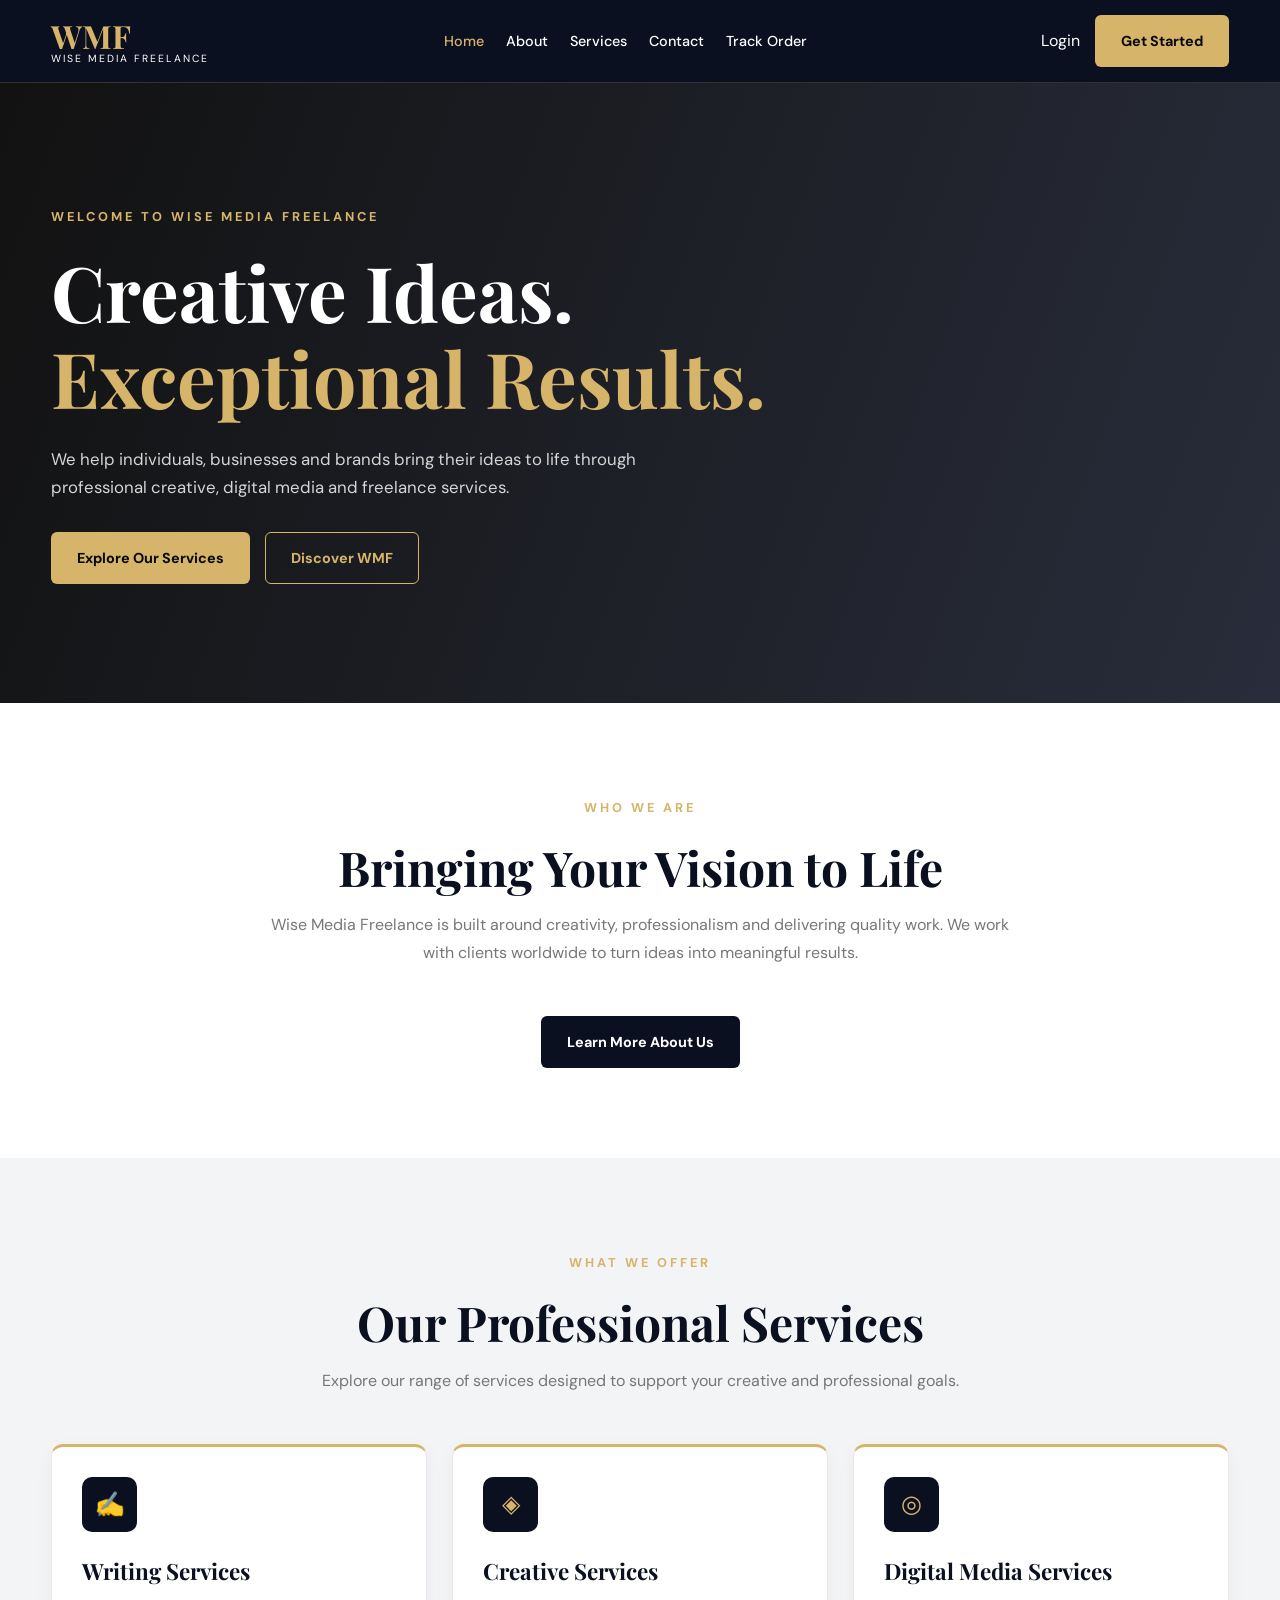
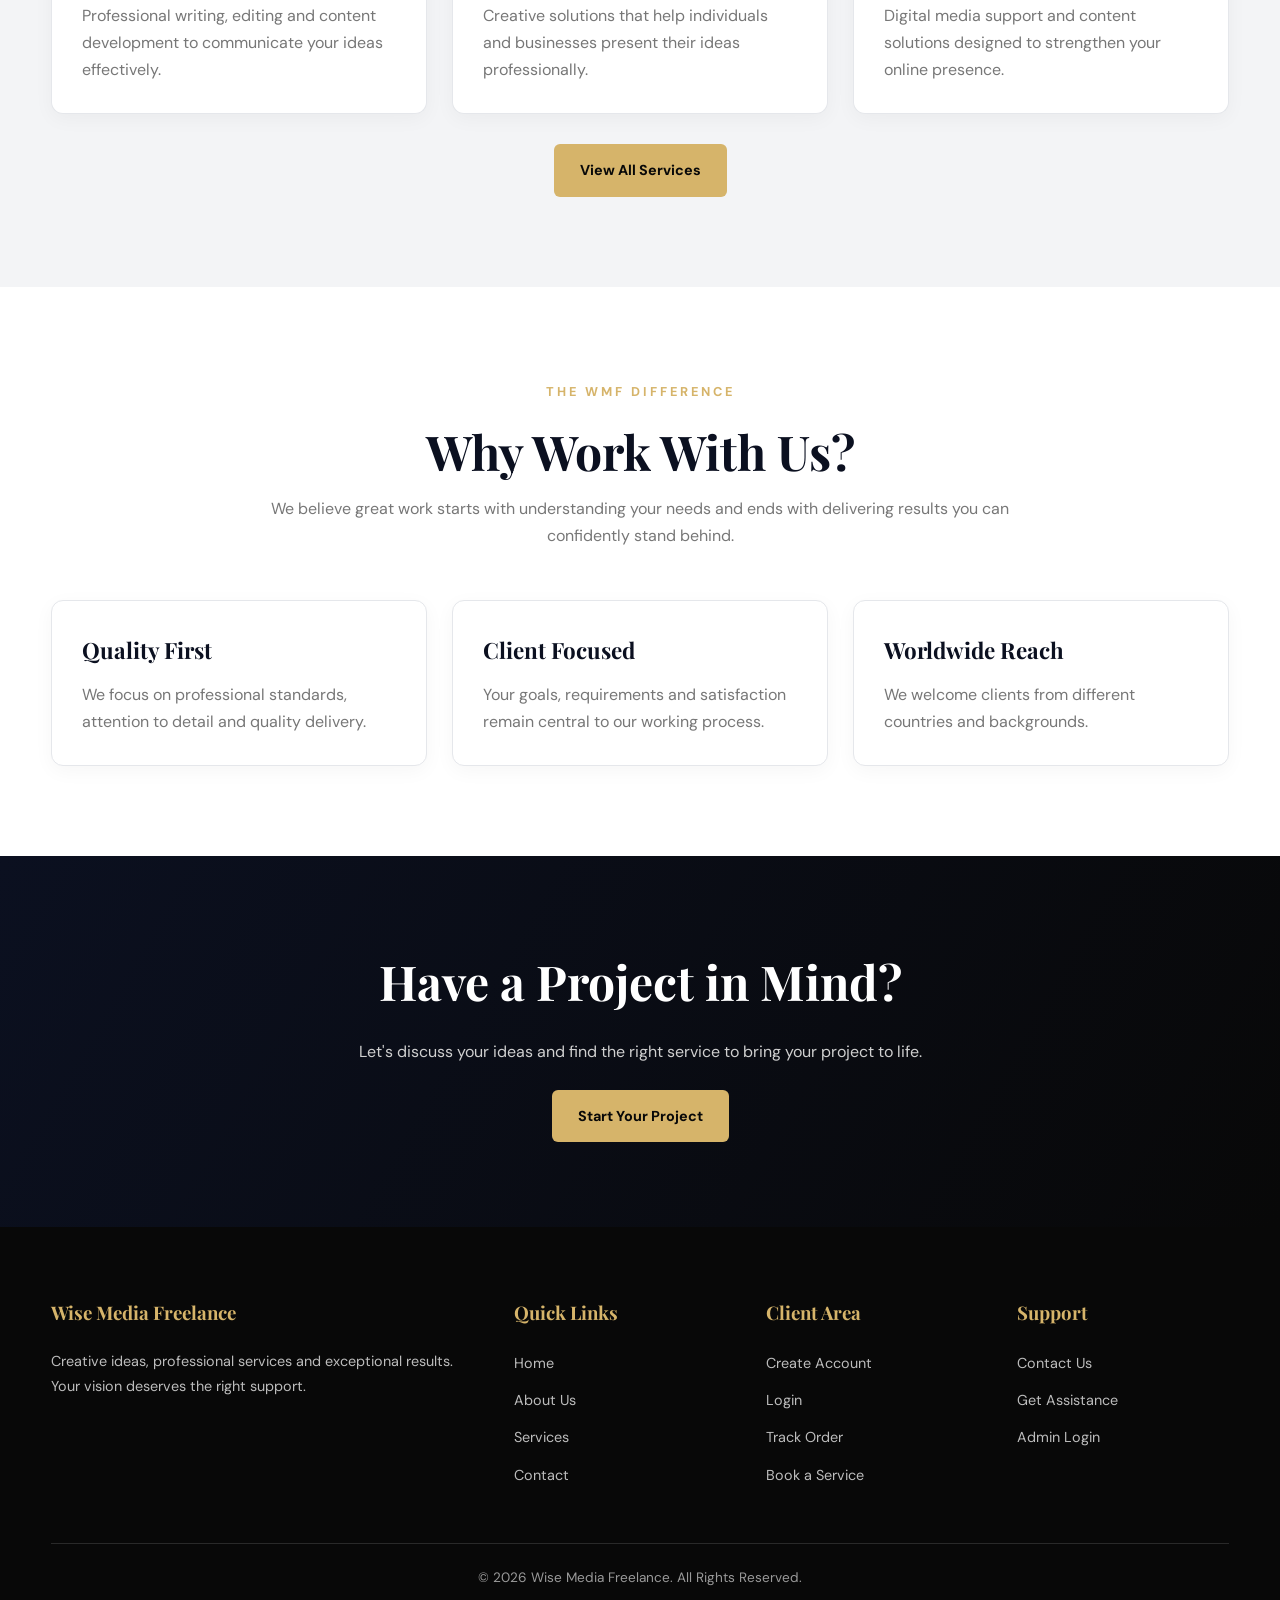
<file: index.html>
<!DOCTYPE html>
<html lang="en">

<head>
    <meta charset="UTF-8">
    <meta name="viewport" content="width=device-width, initial-scale=1.0">

    <meta name="description"
        content="Wise Media Freelance provides professional creative, digital media, writing and freelance services to clients worldwide.">

    <meta name="theme-color" content="#0B1020">

    <title>Wise Media Freelance | Creative Excellence</title>

    <!-- SHARED STYLESHEET -->
    <link rel="stylesheet" href="asset/css/styles.css">

</head>

<body>

    <!-- =====================================
         HEADER
    ====================================== -->

    <header class="site-header">

        <div class="container header-inner">

            <a href="index.html" class="brand">

                <span class="brand-name">WMF</span>

                <span class="brand-subtitle">
                    WISE MEDIA FREELANCE
                </span>

            </a>


            <!-- MOBILE MENU BUTTON -->

            <button
                class="menu-toggle"
                id="menuToggle"
                aria-label="Open navigation menu"
                aria-expanded="false"
                aria-controls="mainNav">

                ☰

            </button>


            <!-- NAVIGATION -->

            <nav class="main-nav" id="mainNav">

                <a href="index.html" class="active">Home</a>

                <a href="about.html">About</a>

                <a href="services.html">Services</a>

                <a href="contact.html">Contact</a>

                <a href="track-order.html">Track Order</a>

            </nav>


            <!-- HEADER ACTIONS -->

            <div class="header-actions">

                <a href="login.html" class="login-link">
                    Login
                </a>

                <a href="book-service.html" class="btn btn-primary">
                    Get Started
                </a>

            </div>

        </div>

    </header>



    <!-- =====================================
         HERO SECTION
    ====================================== -->

    <main>

        <section class="hero">

            <div class="container">

                <div class="hero-content">

                    <span class="hero-label">
                        Welcome to Wise Media Freelance
                    </span>

                    <h1>
                        Creative Ideas.<br>
                        <span class="gold-text">
                            Exceptional Results.
                        </span>
                    </h1>

                    <p>
                        We help individuals, businesses and brands
                        bring their ideas to life through professional
                        creative, digital media and freelance services.
                    </p>

                    <div class="hero-buttons">

                        <a href="services.html" class="btn btn-primary">
                            Explore Our Services
                        </a>

                        <a href="about.html" class="btn btn-outline">
                            Discover WMF
                        </a>

                    </div>

                </div>

            </div>

        </section>



        <!-- =====================================
             INTRODUCTION
        ====================================== -->

        <section class="section">

            <div class="container">

                <div class="section-heading">

                    <span class="hero-label">
                        Who We Are
                    </span>

                    <h2>
                        Bringing Your Vision to Life
                    </h2>

                    <p>
                        Wise Media Freelance is built around creativity,
                        professionalism and delivering quality work.
                        We work with clients worldwide to turn ideas
                        into meaningful results.
                    </p>

                </div>


                <div class="text-center">

                    <a href="about.html" class="btn btn-dark">
                        Learn More About Us
                    </a>

                </div>

            </div>

        </section>



        <!-- =====================================
             SERVICES PREVIEW
        ====================================== -->

        <section class="section section-light">

            <div class="container">

                <div class="section-heading">

                    <span class="hero-label">
                        What We Offer
                    </span>

                    <h2>
                        Our Professional Services
                    </h2>

                    <p>
                        Explore our range of services designed to
                        support your creative and professional goals.
                    </p>

                </div>


                <div class="grid grid-3">


                    <!-- SERVICE 1 -->

                    <article class="card service-card">

                        <div class="service-icon">
                            ✍
                        </div>

                        <h3>
                            Writing Services
                        </h3>

                        <p>
                            Professional writing, editing and
                            content development to communicate
                            your ideas effectively.
                        </p>

                    </article>



                    <!-- SERVICE 2 -->

                    <article class="card service-card">

                        <div class="service-icon">
                            ◈
                        </div>

                        <h3>
                            Creative Services
                        </h3>

                        <p>
                            Creative solutions that help individuals
                            and businesses present their ideas
                            professionally.
                        </p>

                    </article>



                    <!-- SERVICE 3 -->

                    <article class="card service-card">

                        <div class="service-icon">
                            ◎
                        </div>

                        <h3>
                            Digital Media Services
                        </h3>

                        <p>
                            Digital media support and content
                            solutions designed to strengthen
                            your online presence.
                        </p>

                    </article>


                </div>


                <div class="text-center mt-3">

                    <a href="services.html" class="btn btn-primary">
                        View All Services
                    </a>

                </div>

            </div>

        </section>



        <!-- =====================================
             WHY CHOOSE WMF
        ====================================== -->

        <section class="section">

            <div class="container">

                <div class="section-heading">

                    <span class="hero-label">
                        The WMF Difference
                    </span>

                    <h2>
                        Why Work With Us?
                    </h2>

                    <p>
                        We believe great work starts with understanding
                        your needs and ends with delivering results
                        you can confidently stand behind.
                    </p>

                </div>


                <div class="grid grid-3">


                    <article class="card">

                        <h3>
                            Quality First
                        </h3>

                        <p>
                            We focus on professional standards,
                            attention to detail and quality delivery.
                        </p>

                    </article>


                    <article class="card">

                        <h3>
                            Client Focused
                        </h3>

                        <p>
                            Your goals, requirements and satisfaction
                            remain central to our working process.
                        </p>

                    </article>


                    <article class="card">

                        <h3>
                            Worldwide Reach
                        </h3>

                        <p>
                            We welcome clients from different
                            countries and backgrounds.
                        </p>

                    </article>


                </div>

            </div>

        </section>



        <!-- =====================================
             CALL TO ACTION
        ====================================== -->

        <section class="cta-section">

            <div class="container">

                <h2>
                    Have a Project in Mind?
                </h2>

                <p>
                    Let's discuss your ideas and find the right
                    service to bring your project to life.
                </p>

                <a href="book-service.html" class="btn btn-primary">
                    Start Your Project
                </a>

            </div>

        </section>

    </main>



    <!-- =====================================
         FOOTER
    ====================================== -->

    <footer class="site-footer">

        <div class="container">

            <div class="footer-grid">


                <!-- COMPANY INFORMATION -->

                <div class="footer-column">

                    <h3>Wise Media Freelance</h3>

                    <p>
                        Creative ideas, professional services
                        and exceptional results. Your vision
                        deserves the right support.
                    </p>

                </div>



                <!-- QUICK LINKS -->

                <div class="footer-column">

                    <h3>Quick Links</h3>

                    <ul>

                        <li>
                            <a href="index.html">Home</a>
                        </li>

                        <li>
                            <a href="about.html">About Us</a>
                        </li>

                        <li>
                            <a href="services.html">Services</a>
                        </li>

                        <li>
                            <a href="contact.html">Contact</a>
                        </li>

                    </ul>

                </div>



                <!-- CLIENT AREA -->

                <div class="footer-column">

                    <h3>Client Area</h3>

                    <ul>

                        <li>
                            <a href="register.html">Create Account</a>
                        </li>

                        <li>
                            <a href="login.html">Login</a>
                        </li>

                        <li>
                            <a href="track-order.html">Track Order</a>
                        </li>

                        <li>
                            <a href="book-service.html">Book a Service</a>
                        </li>

                    </ul>

                </div>



                <!-- SUPPORT -->

                <div class="footer-column">

                    <h3>Support</h3>

                    <ul>

                        <li>
                            <a href="contact.html">Contact Us</a>
                        </li>

                        <li>
                            <a href="contact.html">Get Assistance</a>
                        </li>
                         <li>
                             <a href="admin-dashboard.html">Admin Login</a>
                         </li>
                    </ul>

                </div>


            </div>


            <!-- COPYRIGHT -->

            <div class="footer-bottom">

                <p>
                    &copy; <span id="currentYear"></span>
                    Wise Media Freelance.
                    All Rights Reserved.
                </p>

            </div>

        </div>

    </footer>



    <!-- =====================================
         HOMEPAGE JAVASCRIPT
    ====================================== -->

    <script src="asset/js/site.js"></script>

</body>

</html>
</file>
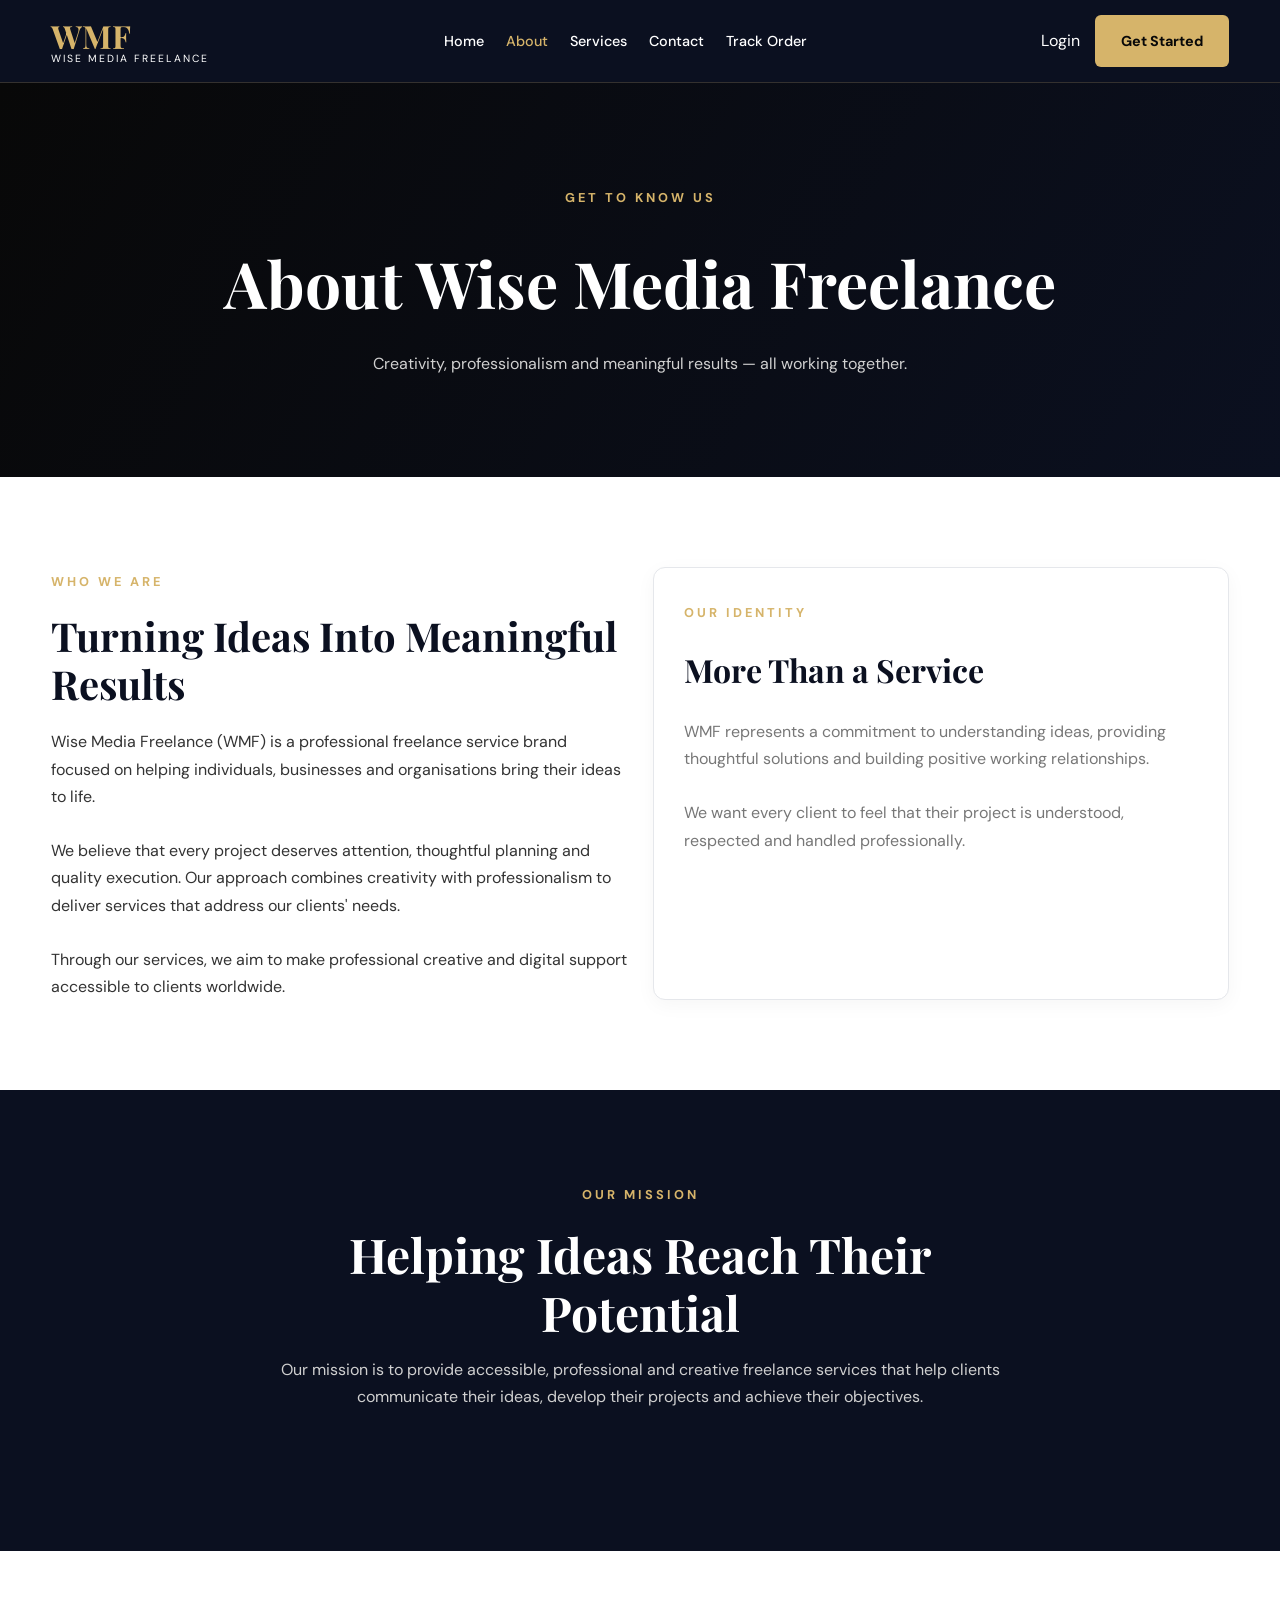
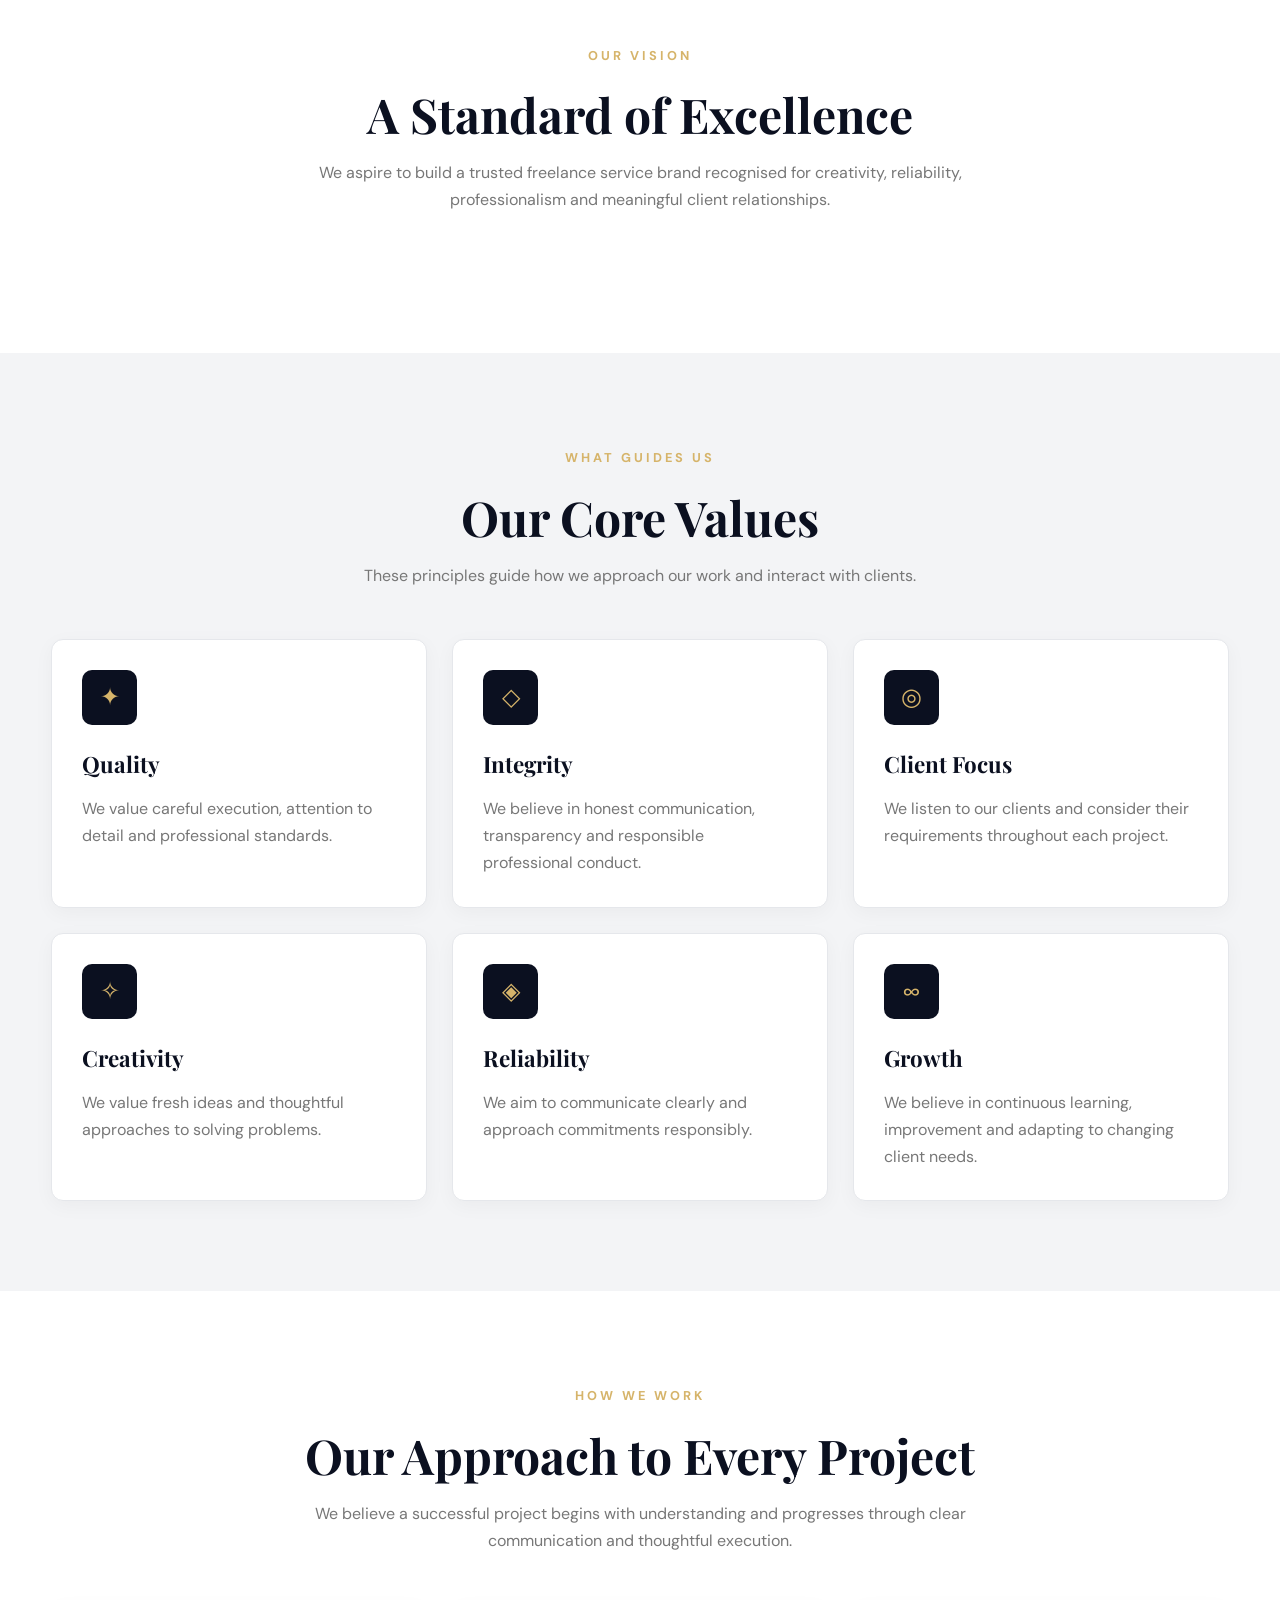
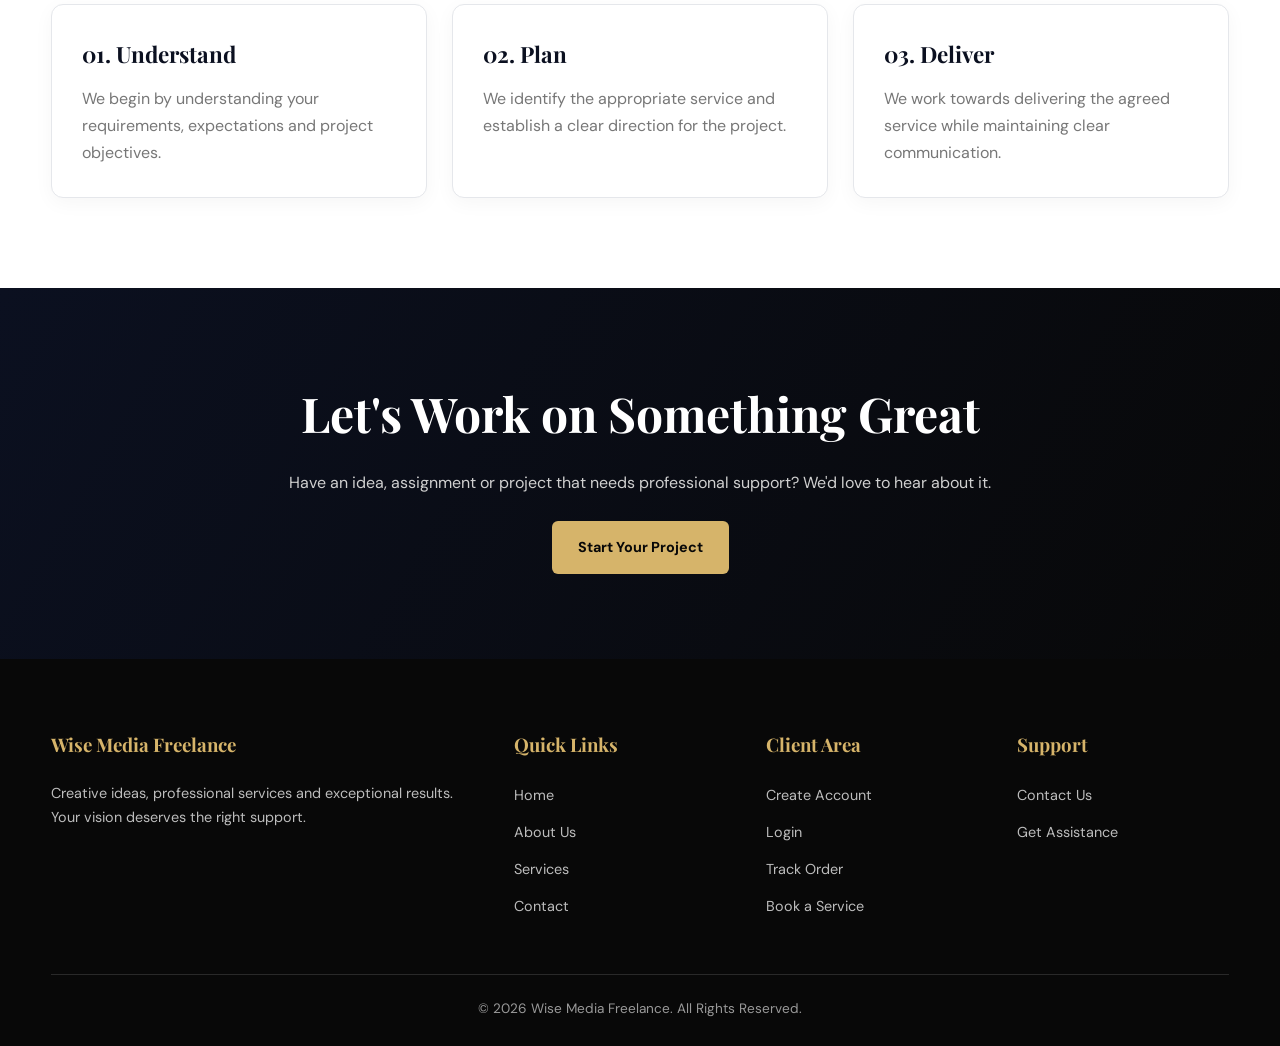
<file: about.html>
<!DOCTYPE html>
<html lang="en">

<head>
    <meta charset="UTF-8">
    <meta name="viewport" content="width=device-width, initial-scale=1.0">

    <meta name="description"
        content="Discover Wise Media Freelance, our values, approach and commitment to professional creative and digital services.">

    <meta name="theme-color" content="#0B1020">

    <title>About Us | Wise Media Freelance</title>

    <link rel="stylesheet" href="asset/css/styles.css">
</head>

<body>

    <!-- HEADER -->

    <header class="site-header">

        <div class="container header-inner">

            <a href="index.html" class="brand">
                <span class="brand-name">WMF</span>
                <span class="brand-subtitle">WISE MEDIA FREELANCE</span>
            </a>

            <button
                class="menu-toggle"
                id="menuToggle"
                aria-label="Open navigation menu"
                aria-expanded="false"
                aria-controls="mainNav">
                ☰
            </button>

            <nav class="main-nav" id="mainNav">

                <a href="index.html">Home</a>
                <a href="about.html" class="active">About</a>
                <a href="services.html">Services</a>
                <a href="contact.html">Contact</a>
                <a href="track-order.html">Track Order</a>

            </nav>

            <div class="header-actions">

                <a href="login.html" class="login-link">Login</a>

                <a href="book-service.html" class="btn btn-primary">
                    Get Started
                </a>

            </div>

        </div>

    </header>


    <main>

        <!-- PAGE BANNER -->

        <section class="page-banner">

            <div class="container">

                <span class="hero-label">Get to Know Us</span>

                <h1>About Wise Media Freelance</h1>

                <p>
                    Creativity, professionalism and meaningful
                    results — all working together.
                </p>

            </div>

        </section>


        <!-- INTRODUCTION -->

        <section class="section">

            <div class="container">

                <div class="grid grid-2">

                    <div>

                        <span class="hero-label">Who We Are</span>

                        <h2 style="font-family: var(--heading-font); font-size: 2.5rem; line-height: 1.2; color: var(--navy); margin-bottom: 20px;">
                            Turning Ideas Into Meaningful Results
                        </h2>

                        <p>
                            Wise Media Freelance (WMF) is a
                            professional freelance service brand
                            focused on helping individuals,
                            businesses and organisations bring
                            their ideas to life.
                        </p>

                        <br>

                        <p>
                            We believe that every project deserves
                            attention, thoughtful planning and
                            quality execution. Our approach combines
                            creativity with professionalism to
                            deliver services that address our
                            clients' needs.
                        </p>

                        <br>

                        <p>
                            Through our services, we aim to make
                            professional creative and digital
                            support accessible to clients worldwide.
                        </p>

                    </div>


                    <div class="card section-light">

                        <span class="hero-label">Our Identity</span>

                        <h2 style="font-family: var(--heading-font); color: var(--navy); font-size: 2rem; margin-bottom: 20px;">
                            More Than a Service
                        </h2>

                        <p>
                            WMF represents a commitment to
                            understanding ideas, providing
                            thoughtful solutions and building
                            positive working relationships.
                        </p>

                        <br>

                        <p>
                            We want every client to feel that
                            their project is understood,
                            respected and handled professionally.
                        </p>

                    </div>

                </div>

            </div>

        </section>


        <!-- OUR MISSION -->

        <section class="section section-dark">

            <div class="container">

                <div class="section-heading">

                    <span class="hero-label">Our Mission</span>

                    <h2>
                        Helping Ideas Reach Their Potential
                    </h2>

                    <p>
                        Our mission is to provide accessible,
                        professional and creative freelance
                        services that help clients communicate
                        their ideas, develop their projects and
                        achieve their objectives.
                    </p>

                </div>

            </div>

        </section>


        <!-- OUR VISION -->

        <section class="section">

            <div class="container">

                <div class="section-heading">

                    <span class="hero-label">Our Vision</span>

                    <h2>A Standard of Excellence</h2>

                    <p>
                        We aspire to build a trusted freelance
                        service brand recognised for creativity,
                        reliability, professionalism and
                        meaningful client relationships.
                    </p>

                </div>

            </div>

        </section>


        <!-- CORE VALUES -->

        <section class="section section-light">

            <div class="container">

                <div class="section-heading">

                    <span class="hero-label">What Guides Us</span>

                    <h2>Our Core Values</h2>

                    <p>
                        These principles guide how we approach
                        our work and interact with clients.
                    </p>

                </div>


                <div class="grid grid-3">

                    <article class="card">

                        <div class="service-icon">✦</div>

                        <h3>Quality</h3>

                        <p>
                            We value careful execution,
                            attention to detail and
                            professional standards.
                        </p>

                    </article>


                    <article class="card">

                        <div class="service-icon">◇</div>

                        <h3>Integrity</h3>

                        <p>
                            We believe in honest communication,
                            transparency and responsible
                            professional conduct.
                        </p>

                    </article>


                    <article class="card">

                        <div class="service-icon">◎</div>

                        <h3>Client Focus</h3>

                        <p>
                            We listen to our clients and
                            consider their requirements
                            throughout each project.
                        </p>

                    </article>


                    <article class="card">

                        <div class="service-icon">✧</div>

                        <h3>Creativity</h3>

                        <p>
                            We value fresh ideas and thoughtful
                            approaches to solving problems.
                        </p>

                    </article>


                    <article class="card">

                        <div class="service-icon">◈</div>

                        <h3>Reliability</h3>

                        <p>
                            We aim to communicate clearly
                            and approach commitments
                            responsibly.
                        </p>

                    </article>


                    <article class="card">

                        <div class="service-icon">∞</div>

                        <h3>Growth</h3>

                        <p>
                            We believe in continuous learning,
                            improvement and adapting to
                            changing client needs.
                        </p>

                    </article>

                </div>

            </div>

        </section>


        <!-- OUR APPROACH -->

        <section class="section">

            <div class="container">

                <div class="section-heading">

                    <span class="hero-label">How We Work</span>

                    <h2>Our Approach to Every Project</h2>

                    <p>
                        We believe a successful project begins
                        with understanding and progresses through
                        clear communication and thoughtful execution.
                    </p>

                </div>


                <div class="grid grid-3">

                    <article class="card">

                        <h3>01. Understand</h3>

                        <p>
                            We begin by understanding your
                            requirements, expectations and
                            project objectives.
                        </p>

                    </article>


                    <article class="card">

                        <h3>02. Plan</h3>

                        <p>
                            We identify the appropriate service
                            and establish a clear direction
                            for the project.
                        </p>

                    </article>


                    <article class="card">

                        <h3>03. Deliver</h3>

                        <p>
                            We work towards delivering the
                            agreed service while maintaining
                            clear communication.
                        </p>

                    </article>

                </div>

            </div>

        </section>


        <!-- CTA -->

        <section class="cta-section">

            <div class="container">

                <h2>Let's Work on Something Great</h2>

                <p>
                    Have an idea, assignment or project
                    that needs professional support?
                    We'd love to hear about it.
                </p>

                <a href="book-service.html" class="btn btn-primary">
                    Start Your Project
                </a>

            </div>

        </section>

    </main>


    <!-- FOOTER -->

    <footer class="site-footer">

        <div class="container">

            <div class="footer-grid">

                <div class="footer-column">

                    <h3>Wise Media Freelance</h3>

                    <p>
                        Creative ideas, professional services
                        and exceptional results. Your vision
                        deserves the right support.
                    </p>

                </div>


                <div class="footer-column">

                    <h3>Quick Links</h3>

                    <ul>
                        <li><a href="index.html">Home</a></li>
                        <li><a href="about.html">About Us</a></li>
                        <li><a href="services.html">Services</a></li>
                        <li><a href="contact.html">Contact</a></li>
                    </ul>

                </div>


                <div class="footer-column">

                    <h3>Client Area</h3>

                    <ul>
                        <li><a href="register.html">Create Account</a></li>
                        <li><a href="login.html">Login</a></li>
                        <li><a href="track-order.html">Track Order</a></li>
                        <li><a href="book-service.html">Book a Service</a></li>
                    </ul>

                </div>


                <div class="footer-column">

                    <h3>Support</h3>

                    <ul>
                        <li><a href="contact.html">Contact Us</a></li>
                        <li><a href="contact.html">Get Assistance</a></li>
                    </ul>

                </div>

            </div>


            <div class="footer-bottom">

                <p>
                    &copy; <span id="currentYear"></span>
                    Wise Media Freelance. All Rights Reserved.
                </p>

            </div>

        </div>

    </footer>


    <!-- SHARED JAVASCRIPT -->

    <script src="asset/js/site.js"></script>

</body>

</html>
</file>
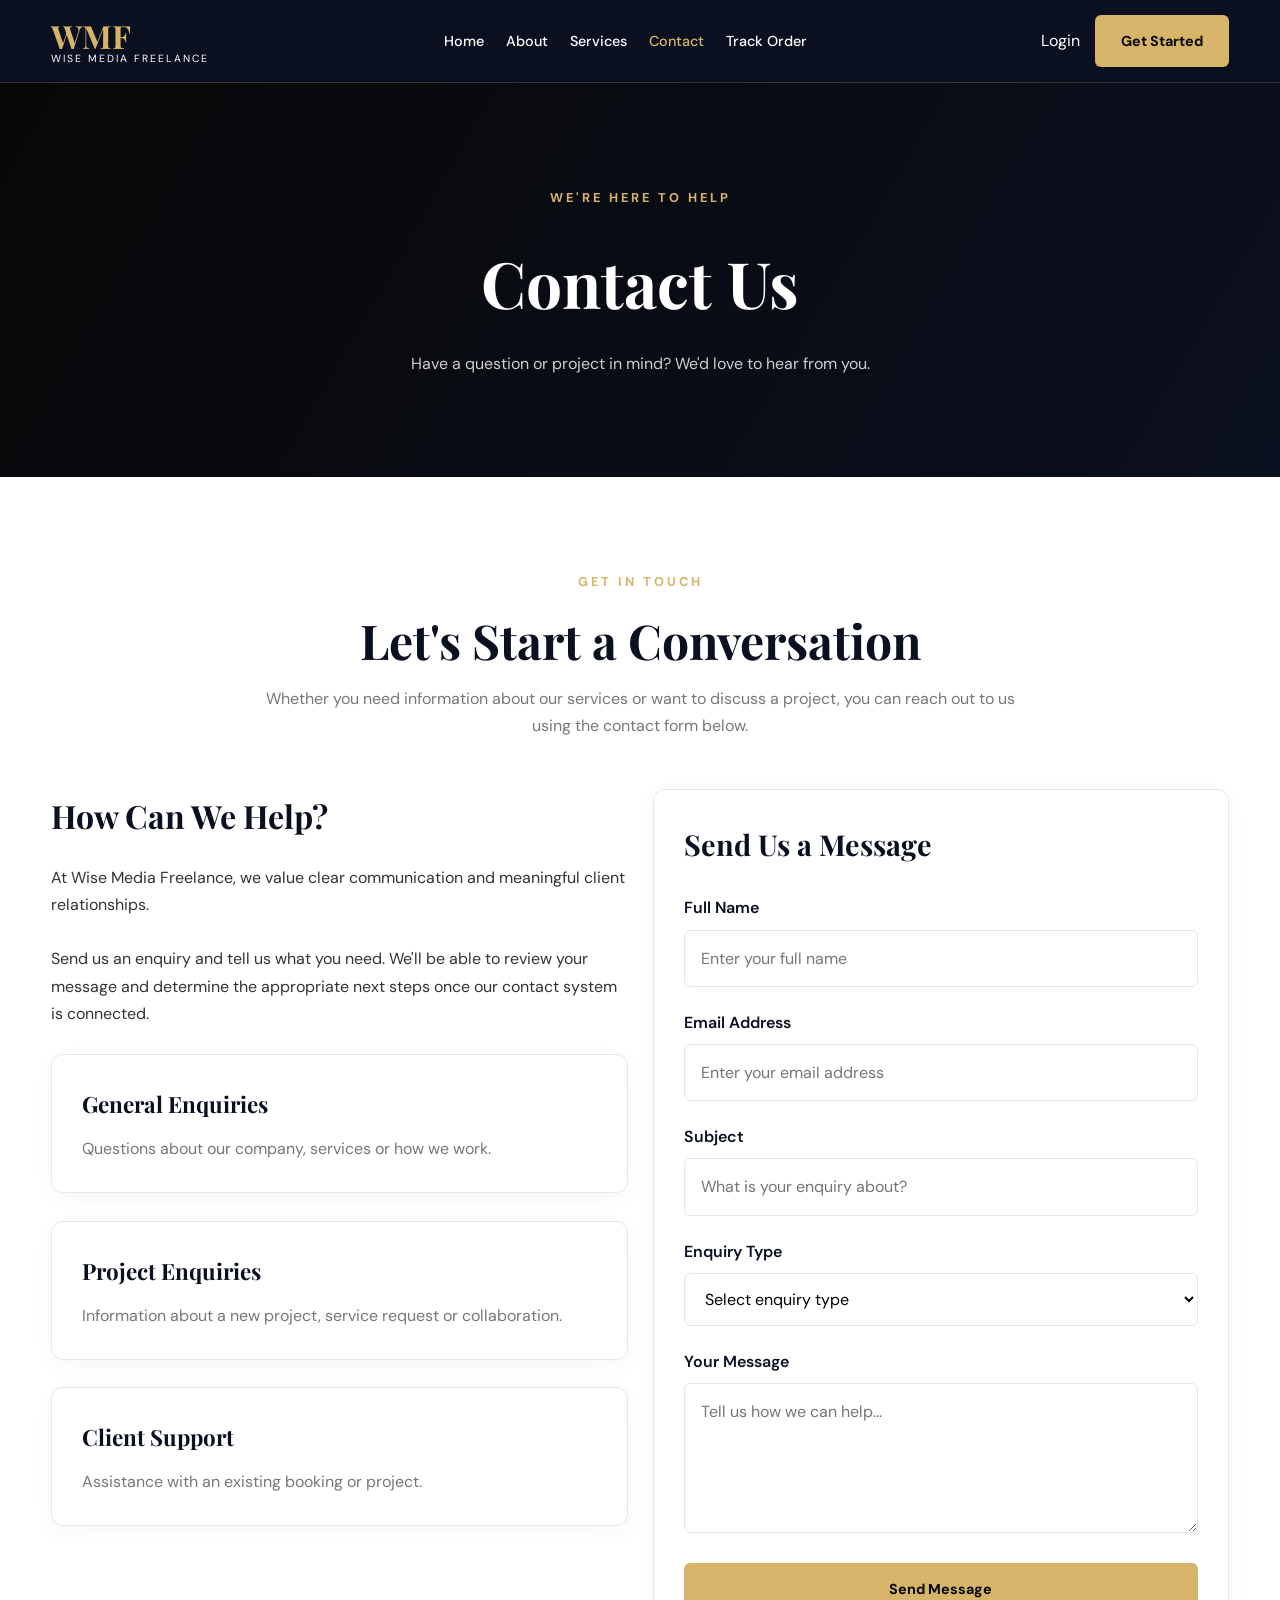
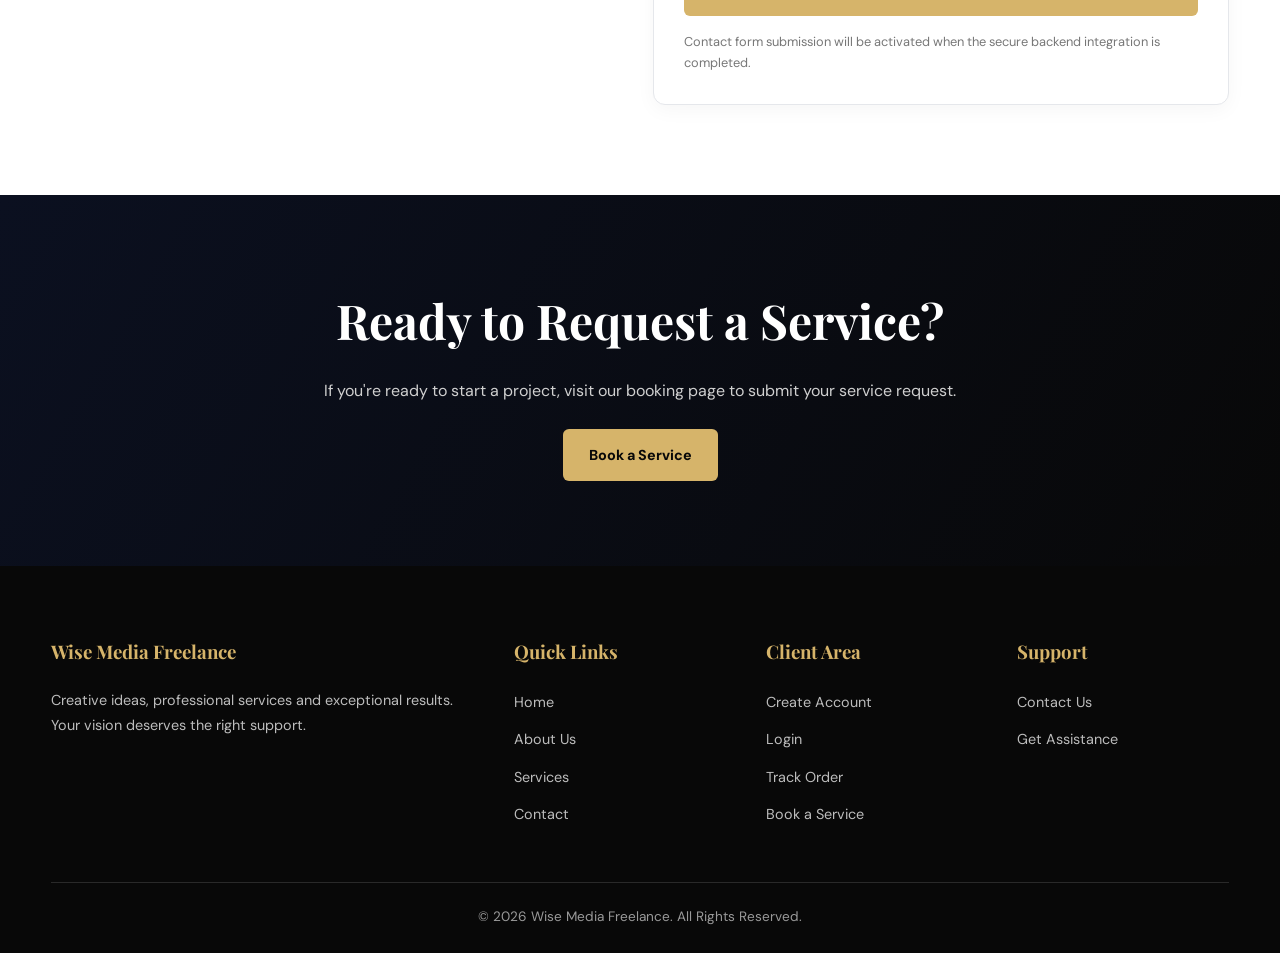
<file: contact.html>
<!DOCTYPE html><html lang="en"><head>
    <meta charset="UTF-8">
    <meta name="viewport" content="width=device-width, initial-scale=1.0"><meta name="description"
    content="Contact Wise Media Freelance about professional writing, creative and digital media services.">

<meta name="theme-color" content="#0B1020">

<title>Contact Us | Wise Media Freelance</title>

<link rel="stylesheet" href="asset/css/styles.css">

</head><body><!-- HEADER -->

<header class="site-header">

    <div class="container header-inner">

        <a href="index.html" class="brand">
            <span class="brand-name">WMF</span>
            <span class="brand-subtitle">WISE MEDIA FREELANCE</span>
        </a>

        <button
            class="menu-toggle"
            id="menuToggle"
            aria-label="Open navigation menu"
            aria-expanded="false"
            aria-controls="mainNav">
            ☰
        </button>

        <nav class="main-nav" id="mainNav">

            <a href="index.html">Home</a>
            <a href="about.html">About</a>
            <a href="services.html">Services</a>
            <a href="contact.html" class="active">Contact</a>
            <a href="track-order.html">Track Order</a>

        </nav>

        <div class="header-actions">

            <a href="login.html" class="login-link">Login</a>

            <a href="book-service.html" class="btn btn-primary">
                Get Started
            </a>

        </div>

    </div>

</header>


<main>

    <!-- PAGE BANNER -->

    <section class="page-banner">

        <div class="container">

            <span class="hero-label">We're Here to Help</span>

            <h1>Contact Us</h1>

            <p>
                Have a question or project in mind?
                We'd love to hear from you.
            </p>

        </div>

    </section>


    <!-- CONTACT INTRODUCTION -->

    <section class="section">

        <div class="container">

            <div class="section-heading">

                <span class="hero-label">Get in Touch</span>

                <h2>Let's Start a Conversation</h2>

                <p>
                    Whether you need information about our
                    services or want to discuss a project,
                    you can reach out to us using the
                    contact form below.
                </p>

            </div>


            <div class="grid grid-2">

                <!-- CONTACT INFORMATION -->

                <div>

                    <h2 style="font-family: var(--heading-font); color: var(--navy); font-size: 2rem; margin-bottom: 20px;">
                        How Can We Help?
                    </h2>

                    <p>
                        At Wise Media Freelance, we value
                        clear communication and meaningful
                        client relationships.
                    </p>

                    <br>

                    <p>
                        Send us an enquiry and tell us
                        what you need. We'll be able to
                        review your message and determine
                        the appropriate next steps once
                        our contact system is connected.
                    </p>

                    <br>

                    <div class="card section-light">

                        <h3>General Enquiries</h3>

                        <p>
                            Questions about our company,
                            services or how we work.
                        </p>

                    </div>

                    <br>

                    <div class="card section-light">

                        <h3>Project Enquiries</h3>

                        <p>
                            Information about a new project,
                            service request or collaboration.
                        </p>

                    </div>

                    <br>

                    <div class="card section-light">

                        <h3>Client Support</h3>

                        <p>
                            Assistance with an existing
                            booking or project.
                        </p>

                    </div>

                </div>


                <!-- CONTACT FORM -->

                <div class="card">

                    <h2 style="font-family: var(--heading-font); color: var(--navy); font-size: 1.8rem; margin-bottom: 25px;">
                        Send Us a Message
                    </h2>

                    <form id="contactForm">

                        <div class="form-group">

                            <label for="fullName">
                                Full Name
                            </label>

                            <input
                                type="text"
                                id="fullName"
                                name="fullName"
                                class="form-control"
                                placeholder="Enter your full name"
                                autocomplete="name"
                                required>

                        </div>


                        <div class="form-group">

                            <label for="email">
                                Email Address
                            </label>

                            <input
                                type="email"
                                id="email"
                                name="email"
                                class="form-control"
                                placeholder="Enter your email address"
                                autocomplete="email"
                                required>

                        </div>


                        <div class="form-group">

                            <label for="subject">
                                Subject
                            </label>

                            <input
                                type="text"
                                id="subject"
                                name="subject"
                                class="form-control"
                                placeholder="What is your enquiry about?"
                                required>

                        </div>


                        <div class="form-group">

                            <label for="enquiryType">
                                Enquiry Type
                            </label>

                            <select
                                id="enquiryType"
                                name="enquiryType"
                                class="form-control"
                                required>

                                <option value="">
                                    Select enquiry type
                                </option>

                                <option value="general">
                                    General Enquiry
                                </option>

                                <option value="writing">
                                    Writing Services
                                </option>

                                <option value="creative">
                                    Creative Services
                                </option>

                                <option value="digital-media">
                                    Digital Media Services
                                </option>

                                <option value="project">
                                    Existing Project
                                </option>

                                <option value="support">
                                    Client Support
                                </option>

                                <option value="other">
                                    Other
                                </option>

                            </select>

                        </div>


                        <div class="form-group">

                            <label for="message">
                                Your Message
                            </label>

                            <textarea
                                id="message"
                                name="message"
                                class="form-control"
                                placeholder="Tell us how we can help..."
                                required></textarea>

                        </div>


                        <button
                            type="submit"
                            class="btn btn-primary"
                            style="width: 100%;">

                            Send Message

                        </button>

                        <p style="font-size: 0.8rem; color: var(--muted); margin-top: 15px;">
                            Contact form submission will be
                            activated when the secure backend
                            integration is completed.
                        </p>

                    </form>

                </div>

            </div>

        </div>

    </section>


    <!-- BOOKING CTA -->

    <section class="cta-section">

        <div class="container">

            <h2>Ready to Request a Service?</h2>

            <p>
                If you're ready to start a project,
                visit our booking page to submit
                your service request.
            </p>

            <a href="book-service.html" class="btn btn-primary">
                Book a Service
            </a>

        </div>

    </section>

</main>


<!-- FOOTER -->

<footer class="site-footer">

    <div class="container">

        <div class="footer-grid">

            <div class="footer-column">

                <h3>Wise Media Freelance</h3>

                <p>
                    Creative ideas, professional services
                    and exceptional results. Your vision
                    deserves the right support.
                </p>

            </div>


            <div class="footer-column">

                <h3>Quick Links</h3>

                <ul>
                    <li><a href="index.html">Home</a></li>
                    <li><a href="about.html">About Us</a></li>
                    <li><a href="services.html">Services</a></li>
                    <li><a href="contact.html">Contact</a></li>
                </ul>

            </div>


            <div class="footer-column">

                <h3>Client Area</h3>

                <ul>
                    <li><a href="register.html">Create Account</a></li>
                    <li><a href="login.html">Login</a></li>
                    <li><a href="track-order.html">Track Order</a></li>
                    <li><a href="book-service.html">Book a Service</a></li>
                </ul>

            </div>


            <div class="footer-column">

                <h3>Support</h3>

                <ul>
                    <li><a href="contact.html">Contact Us</a></li>
                    <li><a href="contact.html">Get Assistance</a></li>
                </ul>

            </div>

        </div>


        <div class="footer-bottom">

            <p>
                &copy; <span id="currentYear"></span>
                Wise Media Freelance. All Rights Reserved.
            </p>

        </div>

    </div>

</footer>


<!-- SHARED JAVASCRIPT -->

<script src="asset/js/site.js"></script>

</body></html>
</file>
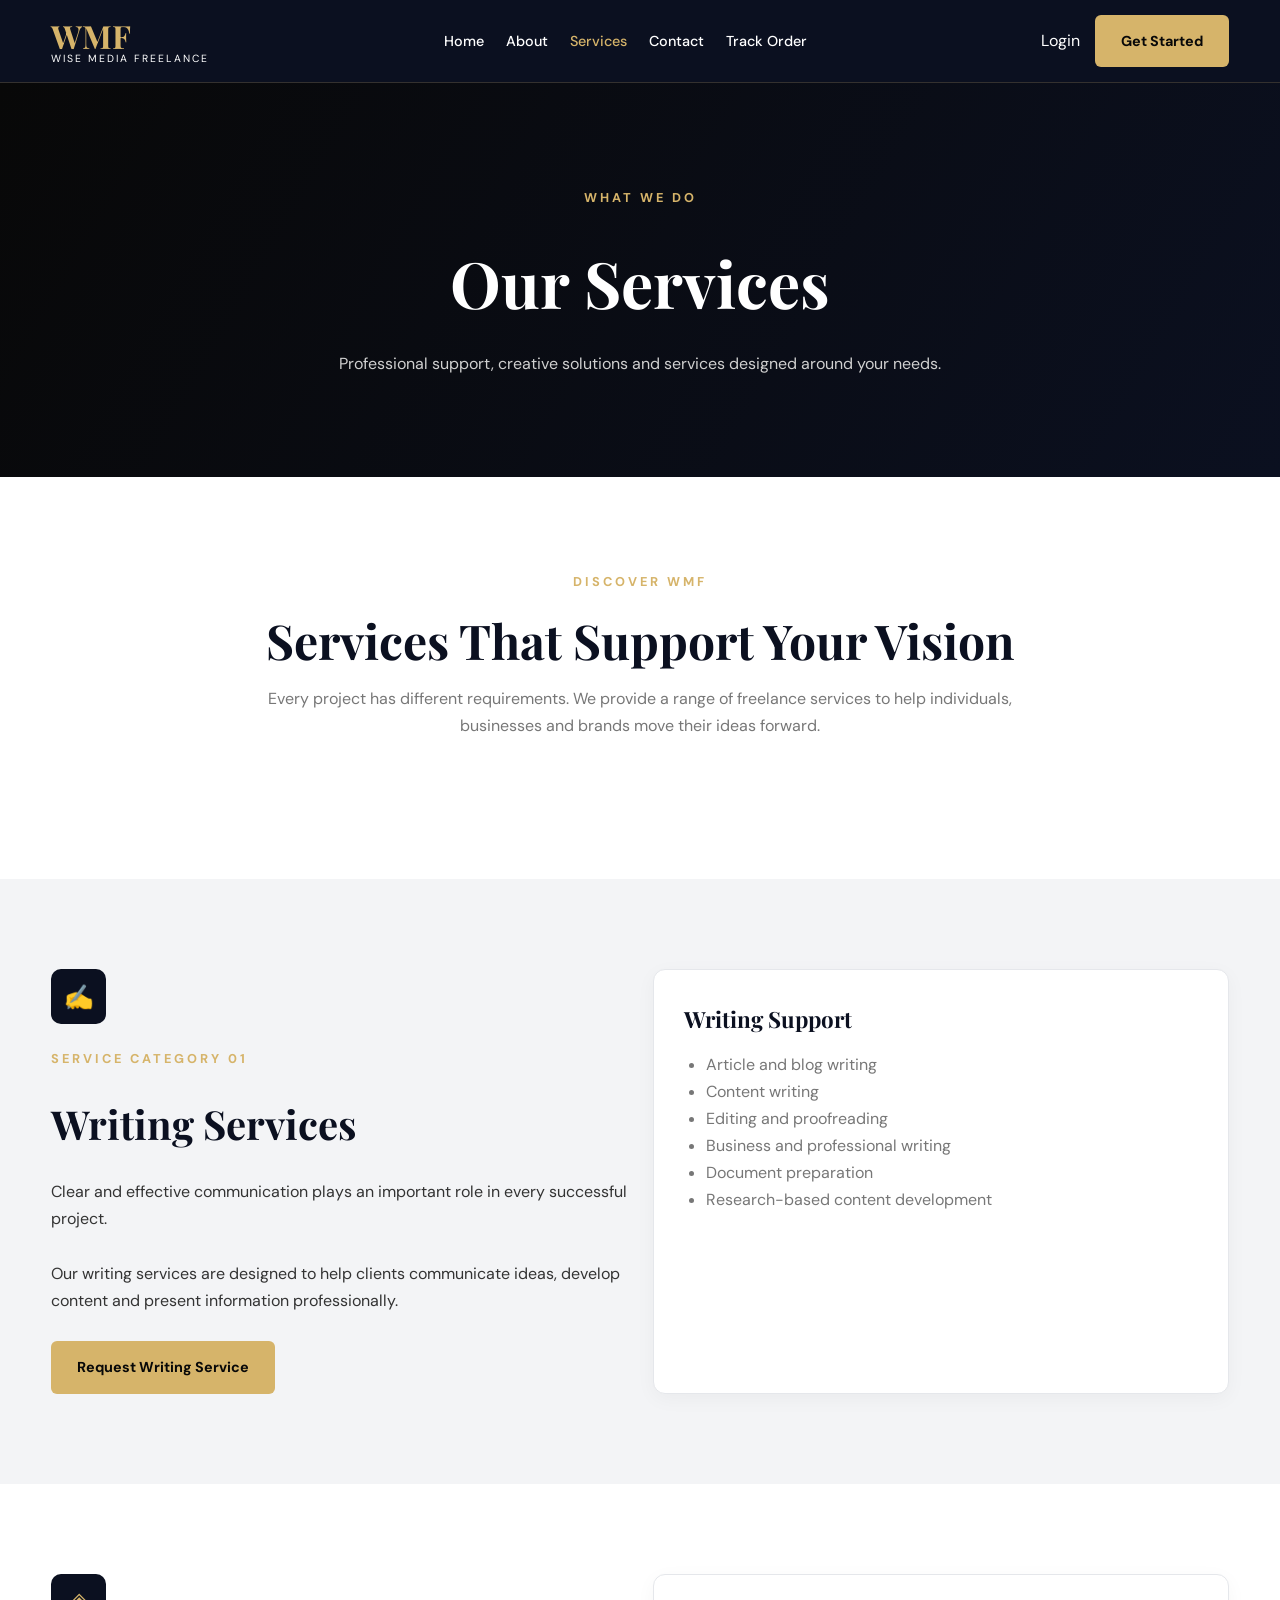
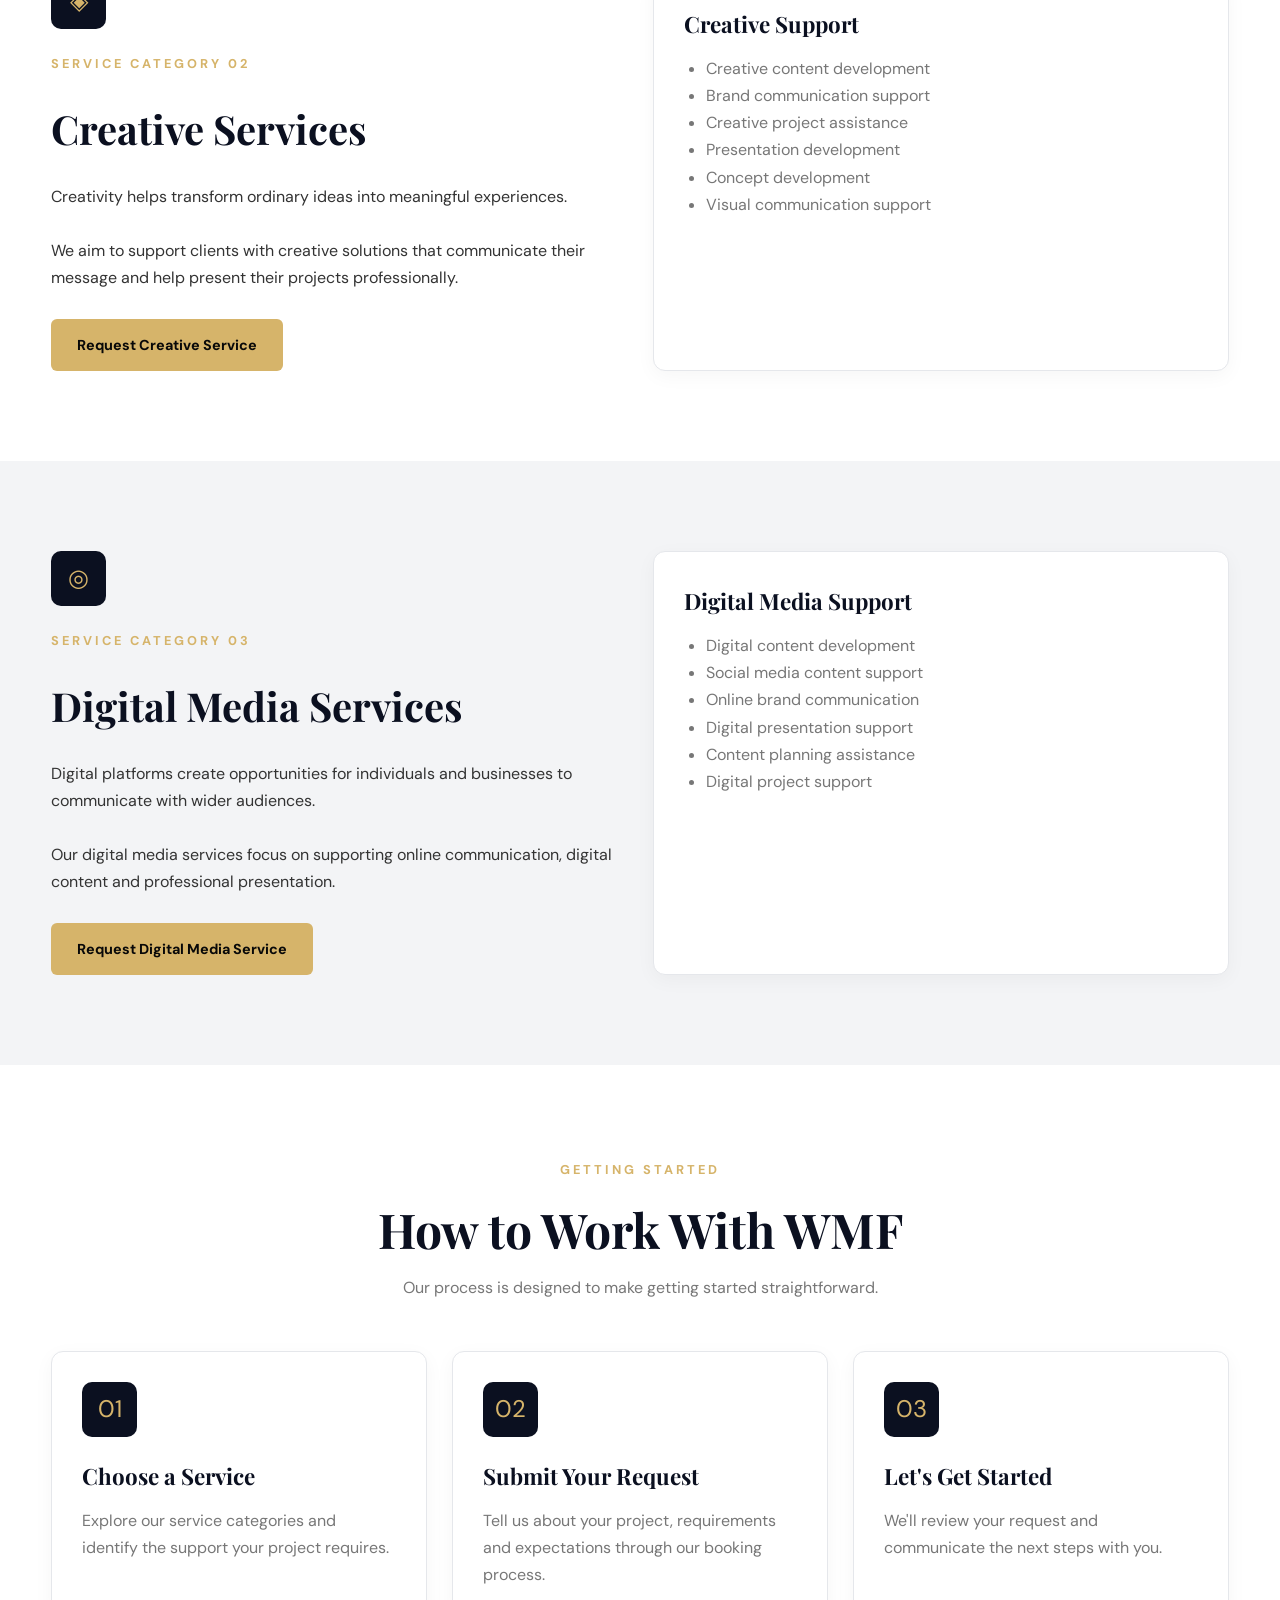
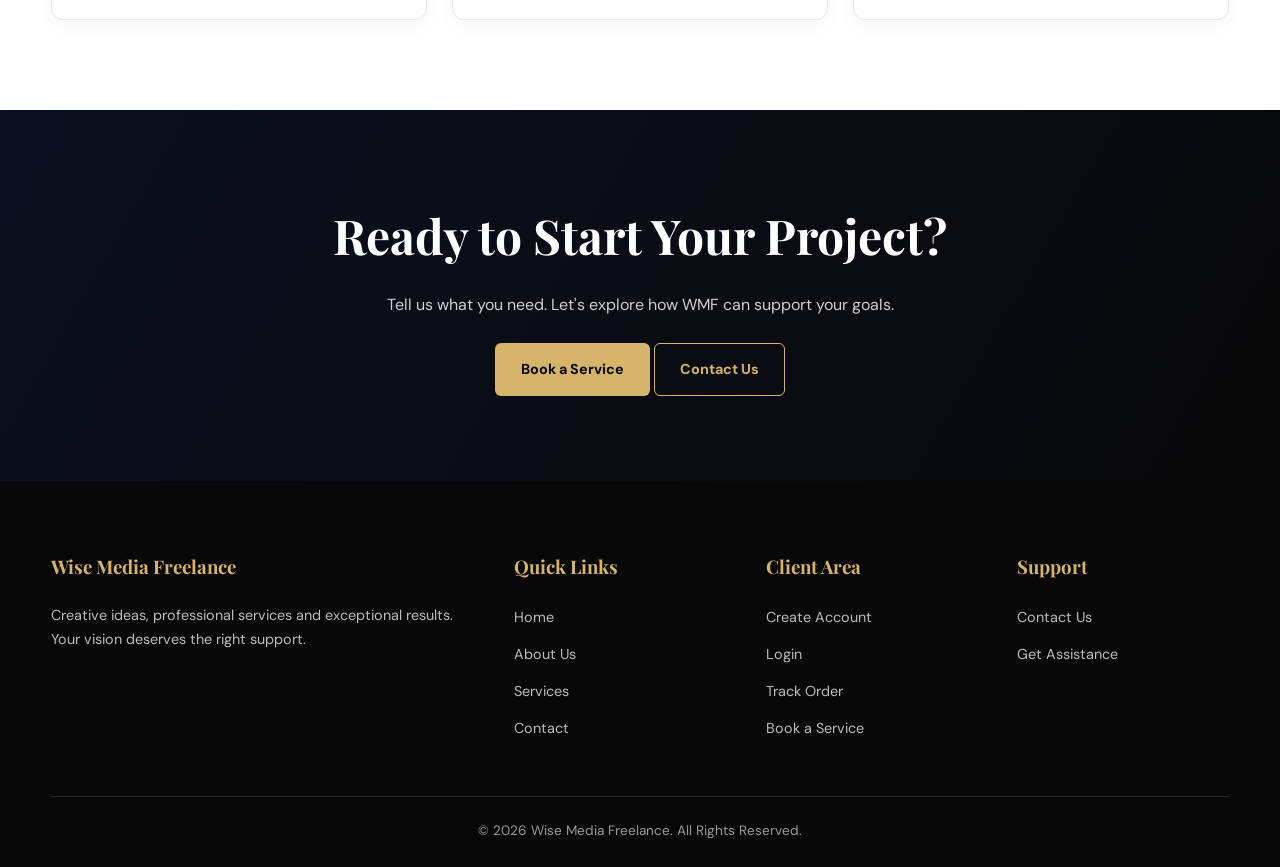
<file: service.html>
<!DOCTYPE html><html lang="en"><head>
    <meta charset="UTF-8">
    <meta name="viewport" content="width=device-width, initial-scale=1.0"><meta name="description"
    content="Explore professional writing, creative and digital media services offered by Wise Media Freelance.">

<meta name="theme-color" content="#0B1020">

<title>Our Services | Wise Media Freelance</title>

<link rel="stylesheet" href="asset/css/styles.css">

</head><body><!-- HEADER -->

<header class="site-header">

    <div class="container header-inner">

        <a href="index.html" class="brand">
            <span class="brand-name">WMF</span>
            <span class="brand-subtitle">WISE MEDIA FREELANCE</span>
        </a>

        <button
            class="menu-toggle"
            id="menuToggle"
            aria-label="Open navigation menu"
            aria-expanded="false"
            aria-controls="mainNav">
            ☰
        </button>

        <nav class="main-nav" id="mainNav">

            <a href="index.html">Home</a>
            <a href="about.html">About</a>
            <a href="services.html" class="active">Services</a>
            <a href="contact.html">Contact</a>
            <a href="track-order.html">Track Order</a>

        </nav>

        <div class="header-actions">

            <a href="login.html" class="login-link">Login</a>

            <a href="book-service.html" class="btn btn-primary">
                Get Started
            </a>

        </div>

    </div>

</header>


<main>

    <!-- PAGE BANNER -->

    <section class="page-banner">

        <div class="container">

            <span class="hero-label">What We Do</span>

            <h1>Our Services</h1>

            <p>
                Professional support, creative solutions
                and services designed around your needs.
            </p>

        </div>

    </section>


    <!-- INTRODUCTION -->

    <section class="section">

        <div class="container">

            <div class="section-heading">

                <span class="hero-label">Discover WMF</span>

                <h2>Services That Support Your Vision</h2>

                <p>
                    Every project has different requirements.
                    We provide a range of freelance services
                    to help individuals, businesses and brands
                    move their ideas forward.
                </p>

            </div>

        </div>

    </section>


    <!-- WRITING SERVICES -->

    <section class="section section-light">

        <div class="container">

            <div class="grid grid-2">

                <div>

                    <div class="service-icon">✍</div>

                    <span class="hero-label">Service Category 01</span>

                    <h2 style="font-family: var(--heading-font); font-size: 2.5rem; color: var(--navy); margin-bottom: 20px;">
                        Writing Services
                    </h2>

                    <p>
                        Clear and effective communication
                        plays an important role in every
                        successful project.
                    </p>

                    <br>

                    <p>
                        Our writing services are designed
                        to help clients communicate ideas,
                        develop content and present
                        information professionally.
                    </p>

                    <br>

                    <a href="book-service.html" class="btn btn-primary">
                        Request Writing Service
                    </a>

                </div>


                <div class="card">

                    <h3>Writing Support</h3>

                    <ul style="list-style: disc; padding-left: 22px; color: var(--muted);">

                        <li>Article and blog writing</li>

                        <li>Content writing</li>

                        <li>Editing and proofreading</li>

                        <li>Business and professional writing</li>

                        <li>Document preparation</li>

                        <li>Research-based content development</li>

                    </ul>

                </div>

            </div>

        </div>

    </section>


    <!-- CREATIVE SERVICES -->

    <section class="section">

        <div class="container">

            <div class="grid grid-2">

                <div>

                    <div class="service-icon">◈</div>

                    <span class="hero-label">Service Category 02</span>

                    <h2 style="font-family: var(--heading-font); font-size: 2.5rem; color: var(--navy); margin-bottom: 20px;">
                        Creative Services
                    </h2>

                    <p>
                        Creativity helps transform ordinary
                        ideas into meaningful experiences.
                    </p>

                    <br>

                    <p>
                        We aim to support clients with
                        creative solutions that communicate
                        their message and help present
                        their projects professionally.
                    </p>

                    <br>

                    <a href="book-service.html" class="btn btn-primary">
                        Request Creative Service
                    </a>

                </div>


                <div class="card">

                    <h3>Creative Support</h3>

                    <ul style="list-style: disc; padding-left: 22px; color: var(--muted);">

                        <li>Creative content development</li>

                        <li>Brand communication support</li>

                        <li>Creative project assistance</li>

                        <li>Presentation development</li>

                        <li>Concept development</li>

                        <li>Visual communication support</li>

                    </ul>

                </div>

            </div>

        </div>

    </section>


    <!-- DIGITAL MEDIA SERVICES -->

    <section class="section section-light">

        <div class="container">

            <div class="grid grid-2">

                <div>

                    <div class="service-icon">◎</div>

                    <span class="hero-label">Service Category 03</span>

                    <h2 style="font-family: var(--heading-font); font-size: 2.5rem; color: var(--navy); margin-bottom: 20px;">
                        Digital Media Services
                    </h2>

                    <p>
                        Digital platforms create opportunities
                        for individuals and businesses to
                        communicate with wider audiences.
                    </p>

                    <br>

                    <p>
                        Our digital media services focus on
                        supporting online communication,
                        digital content and professional
                        presentation.
                    </p>

                    <br>

                    <a href="book-service.html" class="btn btn-primary">
                        Request Digital Media Service
                    </a>

                </div>


                <div class="card">

                    <h3>Digital Media Support</h3>

                    <ul style="list-style: disc; padding-left: 22px; color: var(--muted);">

                        <li>Digital content development</li>

                        <li>Social media content support</li>

                        <li>Online brand communication</li>

                        <li>Digital presentation support</li>

                        <li>Content planning assistance</li>

                        <li>Digital project support</li>

                    </ul>

                </div>

            </div>

        </div>

    </section>


    <!-- OUR PROCESS -->

    <section class="section">

        <div class="container">

            <div class="section-heading">

                <span class="hero-label">Getting Started</span>

                <h2>How to Work With WMF</h2>

                <p>
                    Our process is designed to make
                    getting started straightforward.
                </p>

            </div>


            <div class="grid grid-3">

                <article class="card">

                    <div class="service-icon">01</div>

                    <h3>Choose a Service</h3>

                    <p>
                        Explore our service categories
                        and identify the support
                        your project requires.
                    </p>

                </article>


                <article class="card">

                    <div class="service-icon">02</div>

                    <h3>Submit Your Request</h3>

                    <p>
                        Tell us about your project,
                        requirements and expectations
                        through our booking process.
                    </p>

                </article>


                <article class="card">

                    <div class="service-icon">03</div>

                    <h3>Let's Get Started</h3>

                    <p>
                        We'll review your request
                        and communicate the next steps
                        with you.
                    </p>

                </article>

            </div>

        </div>

    </section>


    <!-- CTA -->

    <section class="cta-section">

        <div class="container">

            <h2>Ready to Start Your Project?</h2>

            <p>
                Tell us what you need.
                Let's explore how WMF can support your goals.
            </p>

            <a href="book-service.html" class="btn btn-primary">
                Book a Service
            </a>

            <a href="contact.html" class="btn btn-outline">
                Contact Us
            </a>

        </div>

    </section>

</main>


<!-- FOOTER -->

<footer class="site-footer">

    <div class="container">

        <div class="footer-grid">

            <div class="footer-column">

                <h3>Wise Media Freelance</h3>

                <p>
                    Creative ideas, professional services
                    and exceptional results. Your vision
                    deserves the right support.
                </p>

            </div>


            <div class="footer-column">

                <h3>Quick Links</h3>

                <ul>
                    <li><a href="index.html">Home</a></li>
                    <li><a href="about.html">About Us</a></li>
                    <li><a href="services.html">Services</a></li>
                    <li><a href="contact.html">Contact</a></li>
                </ul>

            </div>


            <div class="footer-column">

                <h3>Client Area</h3>

                <ul>
                    <li><a href="register.html">Create Account</a></li>
                    <li><a href="login.html">Login</a></li>
                    <li><a href="track-order.html">Track Order</a></li>
                    <li><a href="book-service.html">Book a Service</a></li>
                </ul>

            </div>


            <div class="footer-column">

                <h3>Support</h3>

                <ul>
                    <li><a href="contact.html">Contact Us</a></li>
                    <li><a href="contact.html">Get Assistance</a></li>
                </ul>

            </div>

        </div>


        <div class="footer-bottom">

            <p>
                &copy; <span id="currentYear"></span>
                Wise Media Freelance. All Rights Reserved.
            </p>

        </div>

    </div>

</footer>


<!-- SHARED JAVASCRIPT -->

<script src="asset/js/site.js"></script>

</body></html>
</file>
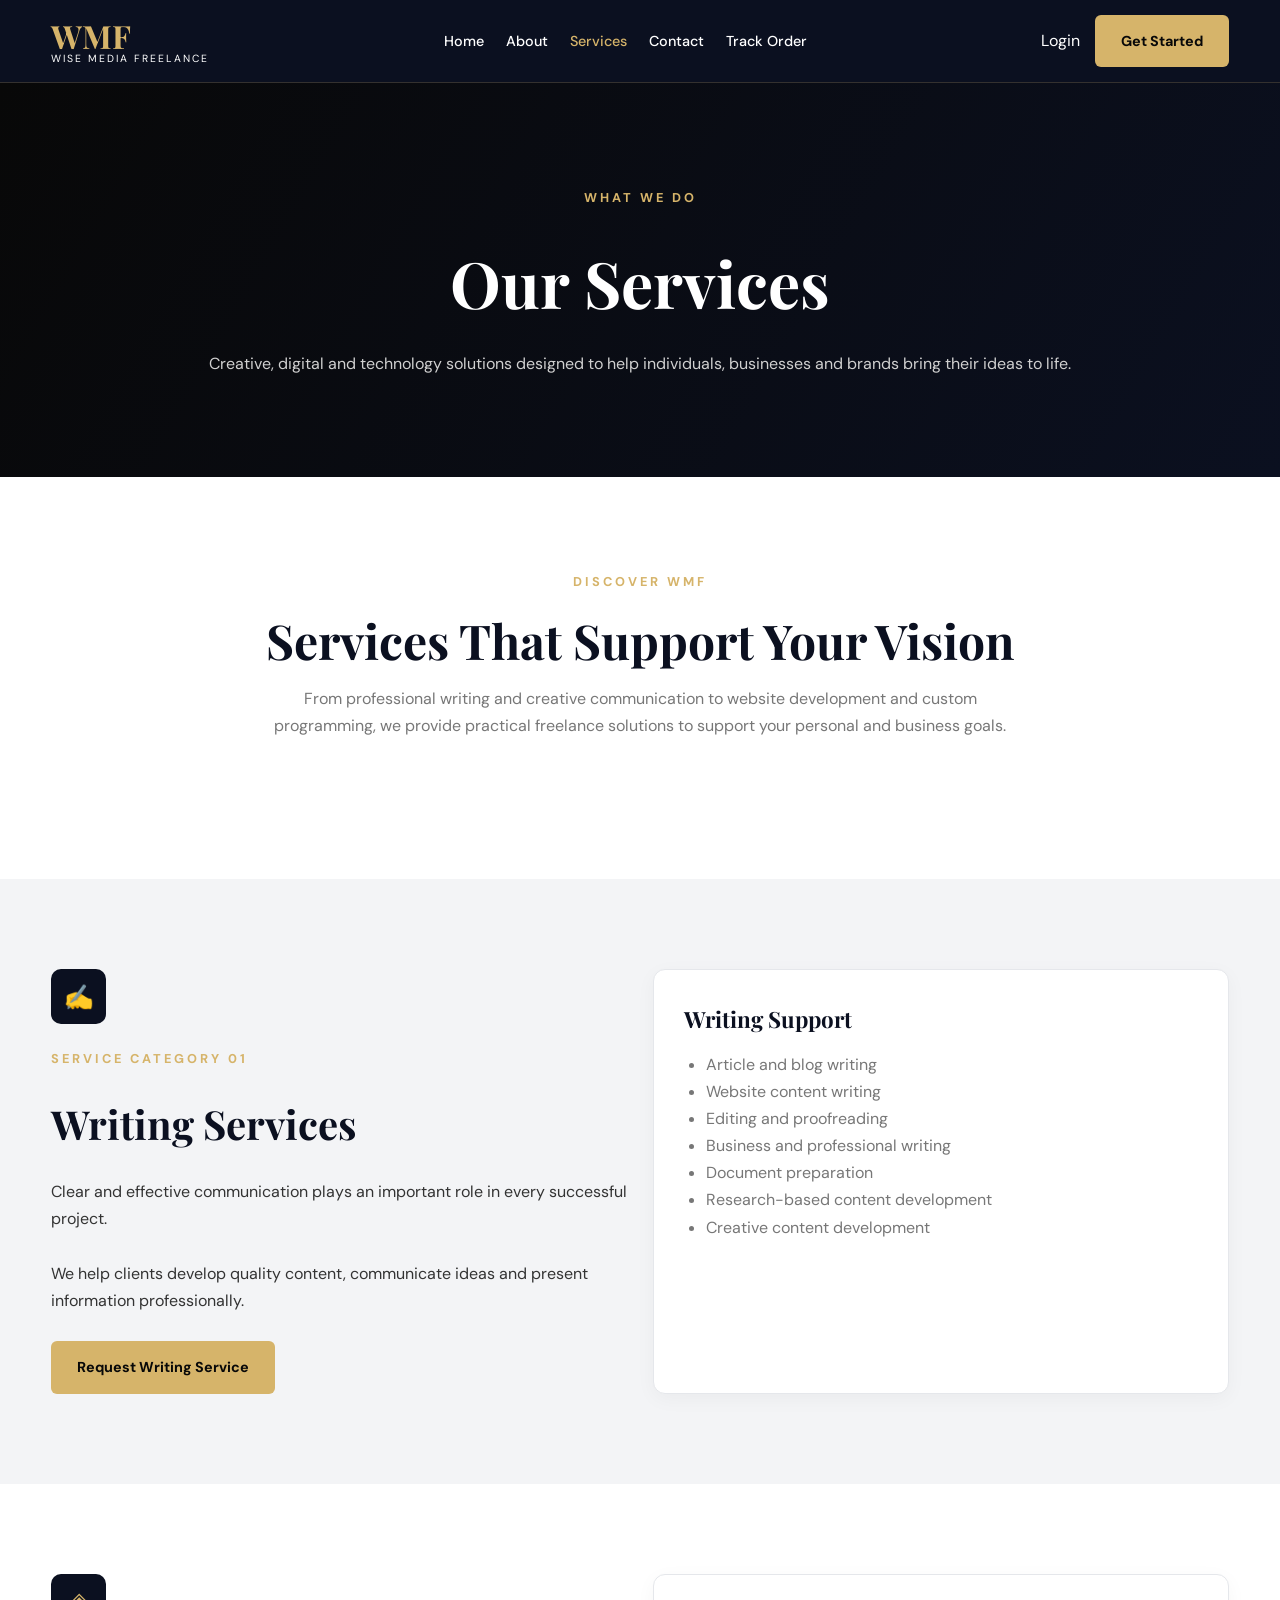
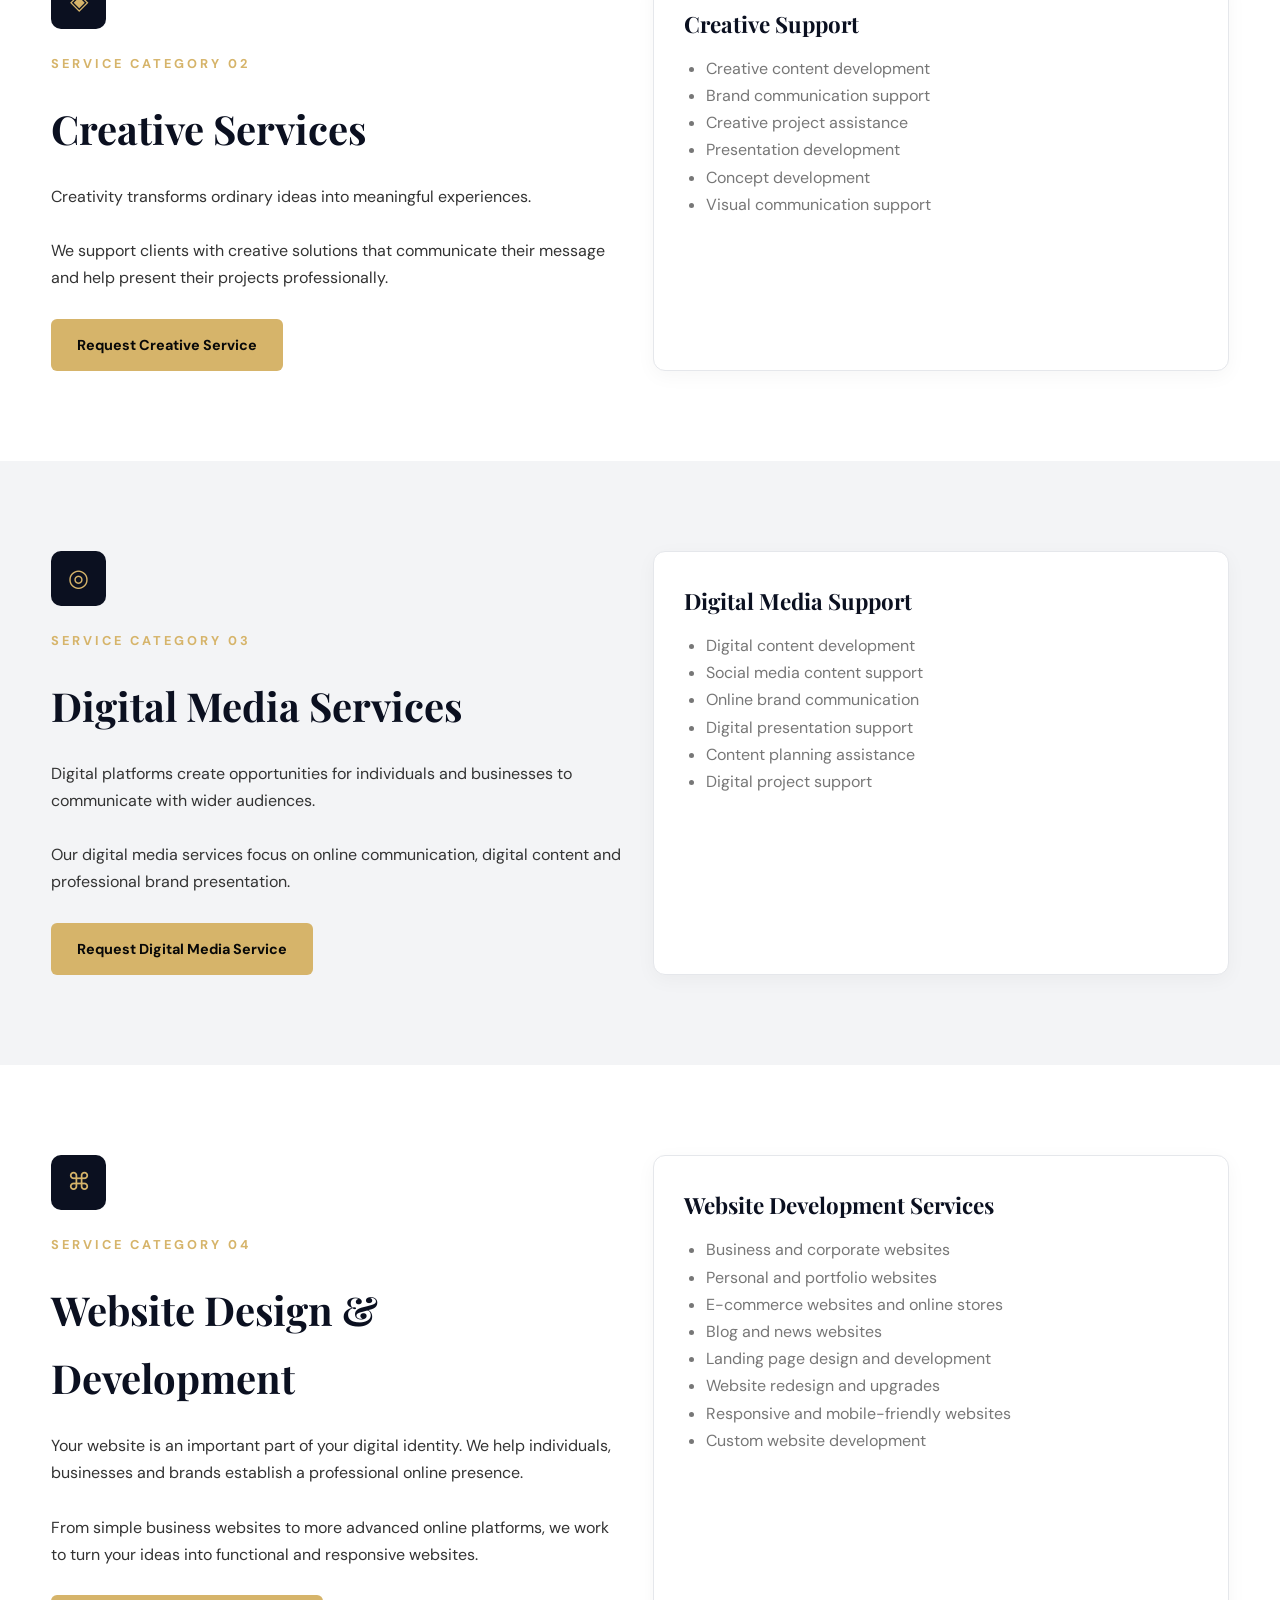
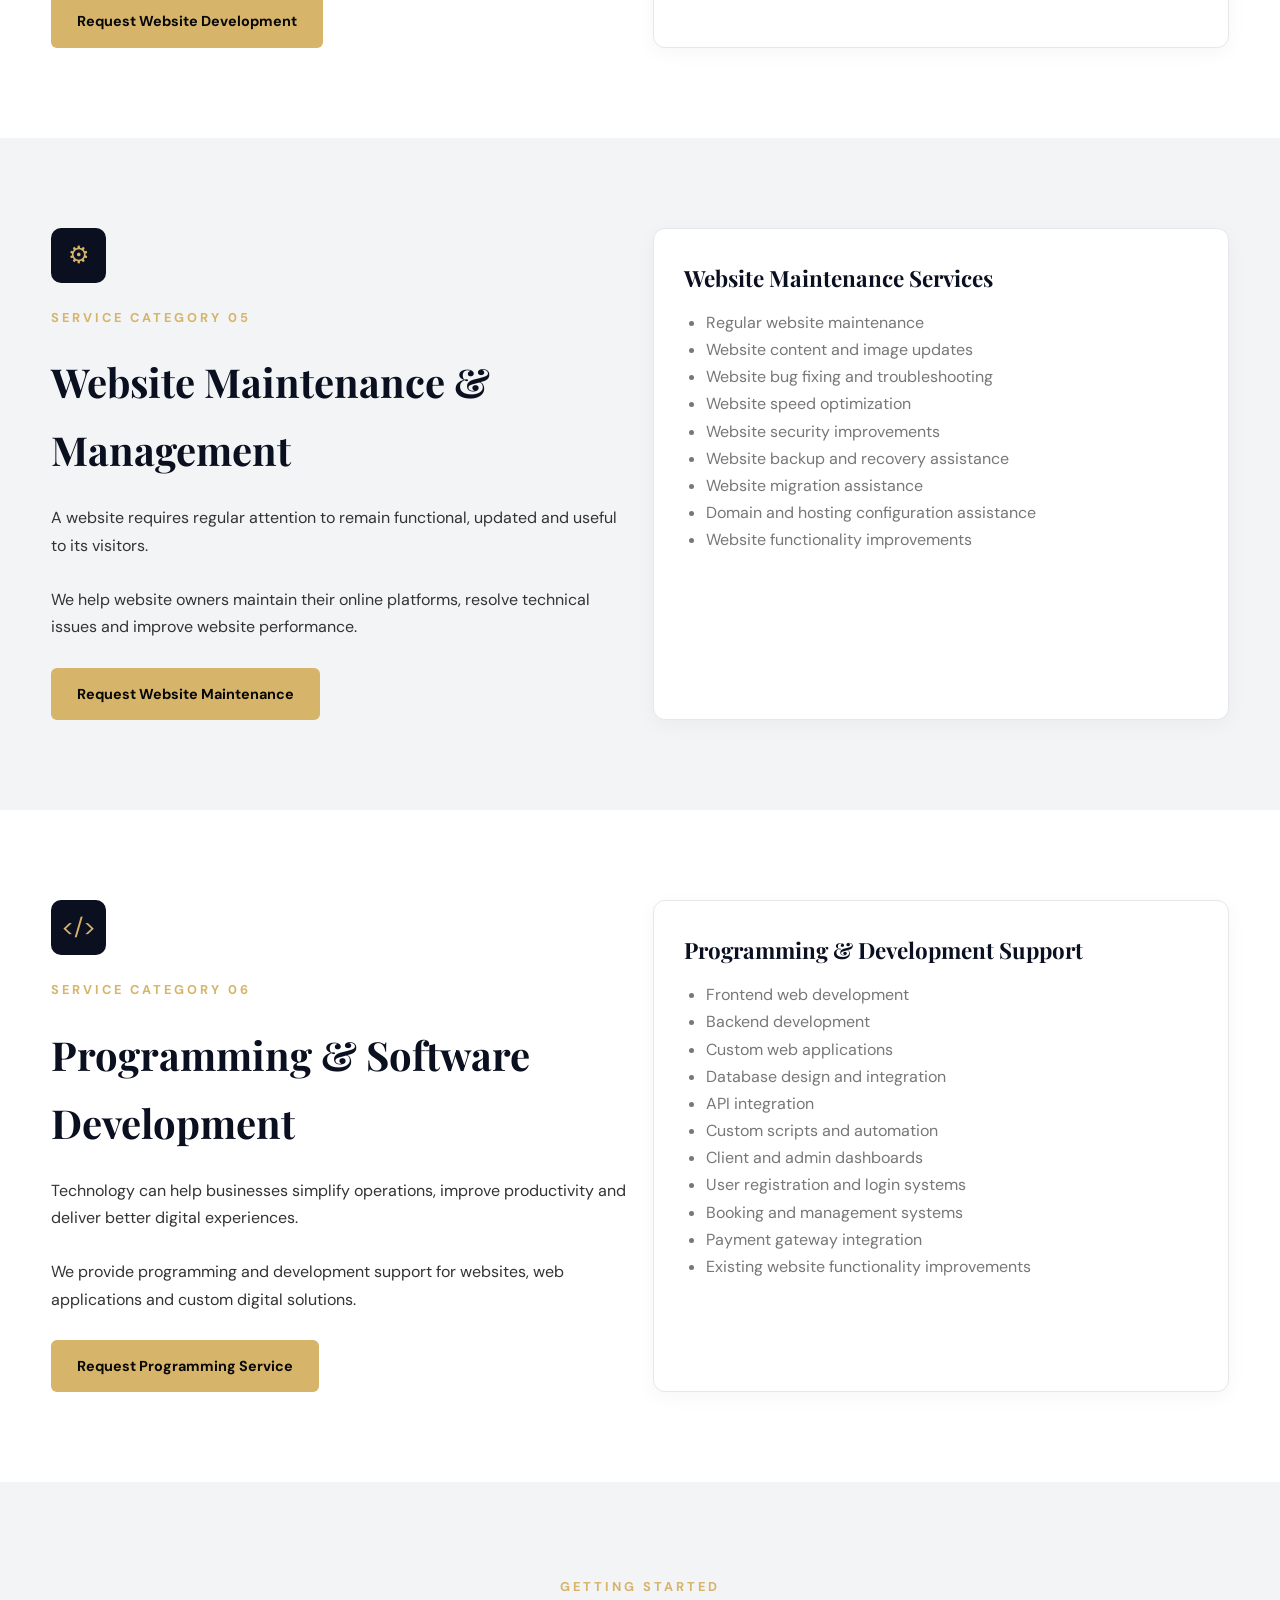
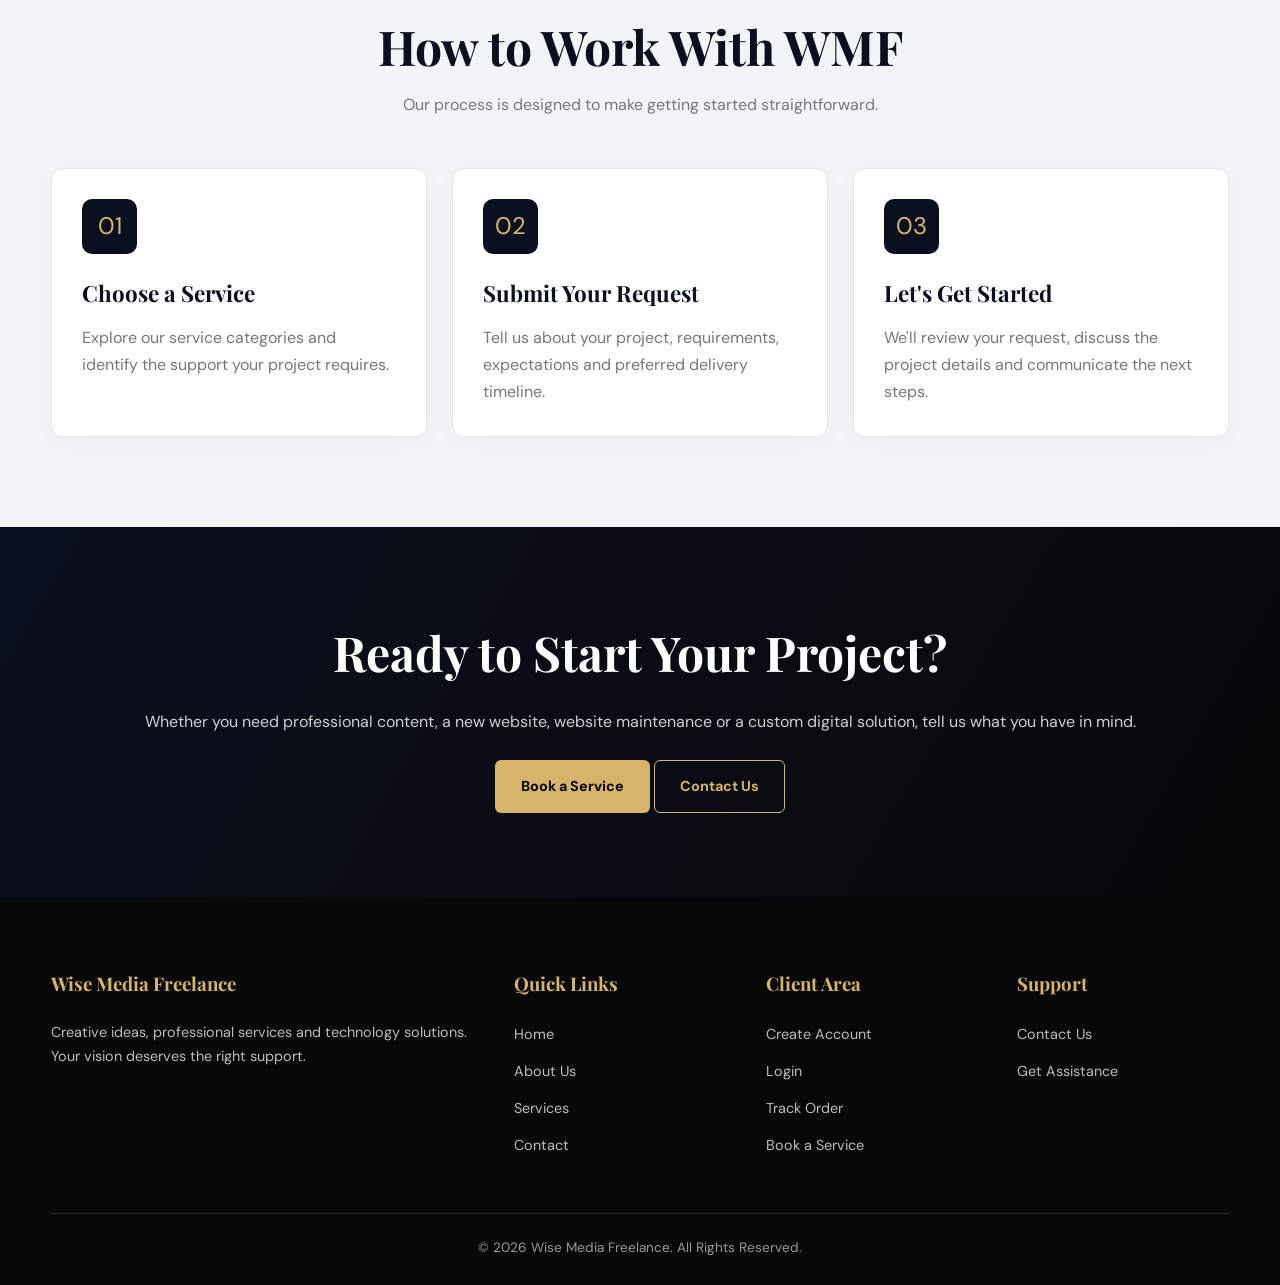
<file: services.html>
<!DOCTYPE html>
<html lang="en">

<head>

    <meta charset="UTF-8">
    <meta name="viewport" content="width=device-width, initial-scale=1.0">

    <meta name="description"
        content="Explore professional writing, creative design, digital media, website development, website maintenance and programming services offered by Wise Media Freelance.">

    <meta name="theme-color" content="#0B1020">

    <title>Our Services | Wise Media Freelance</title>

    <link rel="stylesheet" href="asset/css/styles.css">

</head>

<body>

    <!-- HEADER -->

    <header class="site-header">

        <div class="container header-inner">

            <a href="index.html" class="brand">
                <span class="brand-name">WMF</span>
                <span class="brand-subtitle">WISE MEDIA FREELANCE</span>
            </a>

            <button
                class="menu-toggle"
                id="menuToggle"
                aria-label="Open navigation menu"
                aria-expanded="false"
                aria-controls="mainNav">
                ☰
            </button>

            <nav class="main-nav" id="mainNav">

                <a href="index.html">Home</a>
                <a href="about.html">About</a>
                <a href="services.html" class="active">Services</a>
                <a href="contact.html">Contact</a>
                <a href="track-order.html">Track Order</a>

            </nav>

            <div class="header-actions">

                <a href="login.html" class="login-link">Login</a>

                <a href="book-service.html" class="btn btn-primary">
                    Get Started
                </a>

            </div>

        </div>

    </header>


    <main>

        <!-- PAGE BANNER -->

        <section class="page-banner">

            <div class="container">

                <span class="hero-label">What We Do</span>

                <h1>Our Services</h1>

                <p>
                    Creative, digital and technology solutions
                    designed to help individuals, businesses
                    and brands bring their ideas to life.
                </p>

            </div>

        </section>


        <!-- INTRODUCTION -->

        <section class="section">

            <div class="container">

                <div class="section-heading">

                    <span class="hero-label">Discover WMF</span>

                    <h2>Services That Support Your Vision</h2>

                    <p>
                        From professional writing and creative
                        communication to website development
                        and custom programming, we provide
                        practical freelance solutions to support
                        your personal and business goals.
                    </p>

                </div>

            </div>

        </section>


        <!-- CATEGORY 01: WRITING -->

        <section class="section section-light">

            <div class="container">

                <div class="grid grid-2">

                    <div>

                        <div class="service-icon">✍</div>

                        <span class="hero-label">
                            Service Category 01
                        </span>

                        <h2 style="font-family: var(--heading-font); font-size: 2.5rem; color: var(--navy); margin-bottom: 20px;">
                            Writing Services
                        </h2>

                        <p>
                            Clear and effective communication
                            plays an important role in every
                            successful project.
                        </p>

                        <br>

                        <p>
                            We help clients develop quality content,
                            communicate ideas and present
                            information professionally.
                        </p>

                        <br>

                        <a href="book-service.html" class="btn btn-primary">
                            Request Writing Service
                        </a>

                    </div>


                    <div class="card">

                        <h3>Writing Support</h3>

                        <ul style="list-style: disc; padding-left: 22px; color: var(--muted);">

                            <li>Article and blog writing</li>
                            <li>Website content writing</li>
                            <li>Editing and proofreading</li>
                            <li>Business and professional writing</li>
                            <li>Document preparation</li>
                            <li>Research-based content development</li>
                            <li>Creative content development</li>

                        </ul>

                    </div>

                </div>

            </div>

        </section>


        <!-- CATEGORY 02: CREATIVE -->

        <section class="section">

            <div class="container">

                <div class="grid grid-2">

                    <div>

                        <div class="service-icon">◈</div>

                        <span class="hero-label">
                            Service Category 02
                        </span>

                        <h2 style="font-family: var(--heading-font); font-size: 2.5rem; color: var(--navy); margin-bottom: 20px;">
                            Creative Services
                        </h2>

                        <p>
                            Creativity transforms ordinary ideas
                            into meaningful experiences.
                        </p>

                        <br>

                        <p>
                            We support clients with creative
                            solutions that communicate their
                            message and help present their
                            projects professionally.
                        </p>

                        <br>

                        <a href="book-service.html" class="btn btn-primary">
                            Request Creative Service
                        </a>

                    </div>


                    <div class="card">

                        <h3>Creative Support</h3>

                        <ul style="list-style: disc; padding-left: 22px; color: var(--muted);">

                            <li>Creative content development</li>
                            <li>Brand communication support</li>
                            <li>Creative project assistance</li>
                            <li>Presentation development</li>
                            <li>Concept development</li>
                            <li>Visual communication support</li>

                        </ul>

                    </div>

                </div>

            </div>

        </section>


        <!-- CATEGORY 03: DIGITAL MEDIA -->

        <section class="section section-light">

            <div class="container">

                <div class="grid grid-2">

                    <div>

                        <div class="service-icon">◎</div>

                        <span class="hero-label">
                            Service Category 03
                        </span>

                        <h2 style="font-family: var(--heading-font); font-size: 2.5rem; color: var(--navy); margin-bottom: 20px;">
                            Digital Media Services
                        </h2>

                        <p>
                            Digital platforms create opportunities
                            for individuals and businesses to
                            communicate with wider audiences.
                        </p>

                        <br>

                        <p>
                            Our digital media services focus on
                            online communication, digital content
                            and professional brand presentation.
                        </p>

                        <br>

                        <a href="book-service.html" class="btn btn-primary">
                            Request Digital Media Service
                        </a>

                    </div>


                    <div class="card">

                        <h3>Digital Media Support</h3>

                        <ul style="list-style: disc; padding-left: 22px; color: var(--muted);">

                            <li>Digital content development</li>
                            <li>Social media content support</li>
                            <li>Online brand communication</li>
                            <li>Digital presentation support</li>
                            <li>Content planning assistance</li>
                            <li>Digital project support</li>

                        </ul>

                    </div>

                </div>

            </div>

        </section>


        <!-- CATEGORY 04: WEBSITE DEVELOPMENT -->

        <section class="section">

            <div class="container">

                <div class="grid grid-2">

                    <div>

                        <div class="service-icon">⌘</div>

                        <span class="hero-label">
                            Service Category 04
                        </span>

                        <h2 style="font-family: var(--heading-font); font-size: 2.5rem; color: var(--navy); margin-bottom: 20px;">
                            Website Design & Development
                        </h2>

                        <p>
                            Your website is an important part
                            of your digital identity. We help
                            individuals, businesses and brands
                            establish a professional online presence.
                        </p>

                        <br>

                        <p>
                            From simple business websites to
                            more advanced online platforms,
                            we work to turn your ideas into
                            functional and responsive websites.
                        </p>

                        <br>

                        <a href="book-service.html" class="btn btn-primary">
                            Request Website Development
                        </a>

                    </div>


                    <div class="card">

                        <h3>Website Development Services</h3>

                        <ul style="list-style: disc; padding-left: 22px; color: var(--muted);">

                            <li>Business and corporate websites</li>
                            <li>Personal and portfolio websites</li>
                            <li>E-commerce websites and online stores</li>
                            <li>Blog and news websites</li>
                            <li>Landing page design and development</li>
                            <li>Website redesign and upgrades</li>
                            <li>Responsive and mobile-friendly websites</li>
                            <li>Custom website development</li>

                        </ul>

                    </div>

                </div>

            </div>

        </section>


        <!-- CATEGORY 05: WEBSITE MAINTENANCE -->

        <section class="section section-light">

            <div class="container">

                <div class="grid grid-2">

                    <div>

                        <div class="service-icon">⚙</div>

                        <span class="hero-label">
                            Service Category 05
                        </span>

                        <h2 style="font-family: var(--heading-font); font-size: 2.5rem; color: var(--navy); margin-bottom: 20px;">
                            Website Maintenance & Management
                        </h2>

                        <p>
                            A website requires regular attention
                            to remain functional, updated and
                            useful to its visitors.
                        </p>

                        <br>

                        <p>
                            We help website owners maintain
                            their online platforms, resolve
                            technical issues and improve
                            website performance.
                        </p>

                        <br>

                        <a href="book-service.html" class="btn btn-primary">
                            Request Website Maintenance
                        </a>

                    </div>


                    <div class="card">

                        <h3>Website Maintenance Services</h3>

                        <ul style="list-style: disc; padding-left: 22px; color: var(--muted);">

                            <li>Regular website maintenance</li>
                            <li>Website content and image updates</li>
                            <li>Website bug fixing and troubleshooting</li>
                            <li>Website speed optimization</li>
                            <li>Website security improvements</li>
                            <li>Website backup and recovery assistance</li>
                            <li>Website migration assistance</li>
                            <li>Domain and hosting configuration assistance</li>
                            <li>Website functionality improvements</li>

                        </ul>

                    </div>

                </div>

            </div>

        </section>


        <!-- CATEGORY 06: PROGRAMMING -->

        <section class="section">

            <div class="container">

                <div class="grid grid-2">

                    <div>

                        <div class="service-icon">&lt;/&gt;</div>

                        <span class="hero-label">
                            Service Category 06
                        </span>

                        <h2 style="font-family: var(--heading-font); font-size: 2.5rem; color: var(--navy); margin-bottom: 20px;">
                            Programming & Software Development
                        </h2>

                        <p>
                            Technology can help businesses
                            simplify operations, improve
                            productivity and deliver better
                            digital experiences.
                        </p>

                        <br>

                        <p>
                            We provide programming and
                            development support for websites,
                            web applications and custom
                            digital solutions.
                        </p>

                        <br>

                        <a href="book-service.html" class="btn btn-primary">
                            Request Programming Service
                        </a>

                    </div>


                    <div class="card">

                        <h3>Programming & Development Support</h3>

                        <ul style="list-style: disc; padding-left: 22px; color: var(--muted);">

                            <li>Frontend web development</li>
                            <li>Backend development</li>
                            <li>Custom web applications</li>
                            <li>Database design and integration</li>
                            <li>API integration</li>
                            <li>Custom scripts and automation</li>
                            <li>Client and admin dashboards</li>
                            <li>User registration and login systems</li>
                            <li>Booking and management systems</li>
                            <li>Payment gateway integration</li>
                            <li>Existing website functionality improvements</li>

                        </ul>

                    </div>

                </div>

            </div>

        </section>


        <!-- OUR PROCESS -->

        <section class="section section-light">

            <div class="container">

                <div class="section-heading">

                    <span class="hero-label">Getting Started</span>

                    <h2>How to Work With WMF</h2>

                    <p>
                        Our process is designed to make
                        getting started straightforward.
                    </p>

                </div>


                <div class="grid grid-3">

                    <article class="card">

                        <div class="service-icon">01</div>

                        <h3>Choose a Service</h3>

                        <p>
                            Explore our service categories
                            and identify the support
                            your project requires.
                        </p>

                    </article>


                    <article class="card">

                        <div class="service-icon">02</div>

                        <h3>Submit Your Request</h3>

                        <p>
                            Tell us about your project,
                            requirements, expectations
                            and preferred delivery timeline.
                        </p>

                    </article>


                    <article class="card">

                        <div class="service-icon">03</div>

                        <h3>Let's Get Started</h3>

                        <p>
                            We'll review your request,
                            discuss the project details
                            and communicate the next steps.
                        </p>

                    </article>

                </div>

            </div>

        </section>


        <!-- CTA -->

        <section class="cta-section">

            <div class="container">

                <h2>Ready to Start Your Project?</h2>

                <p>
                    Whether you need professional content,
                    a new website, website maintenance
                    or a custom digital solution, tell us
                    what you have in mind.
                </p>

                <a href="book-service.html" class="btn btn-primary">
                    Book a Service
                </a>

                <a href="contact.html" class="btn btn-outline">
                    Contact Us
                </a>

            </div>

        </section>

    </main>


    <!-- FOOTER -->

    <footer class="site-footer">

        <div class="container">

            <div class="footer-grid">

                <div class="footer-column">

                    <h3>Wise Media Freelance</h3>

                    <p>
                        Creative ideas, professional services
                        and technology solutions. Your vision
                        deserves the right support.
                    </p>

                </div>


                <div class="footer-column">

                    <h3>Quick Links</h3>

                    <ul>

                        <li><a href="index.html">Home</a></li>
                        <li><a href="about.html">About Us</a></li>
                        <li><a href="services.html">Services</a></li>
                        <li><a href="contact.html">Contact</a></li>

                    </ul>

                </div>


                <div class="footer-column">

                    <h3>Client Area</h3>

                    <ul>

                        <li><a href="register.html">Create Account</a></li>
                        <li><a href="login.html">Login</a></li>
                        <li><a href="track-order.html">Track Order</a></li>
                        <li><a href="book-service.html">Book a Service</a></li>

                    </ul>

                </div>


                <div class="footer-column">

                    <h3>Support</h3>

                    <ul>

                        <li><a href="contact.html">Contact Us</a></li>
                        <li><a href="contact.html">Get Assistance</a></li>

                    </ul>

                </div>

            </div>


            <div class="footer-bottom">

                <p>
                    &copy; <span id="currentYear"></span>
                    Wise Media Freelance. All Rights Reserved.
                </p>

            </div>

        </div>

    </footer>


    <!-- SHARED JAVASCRIPT -->

    <script src="asset/js/site.js"></script>

</body>

</html>
</file>
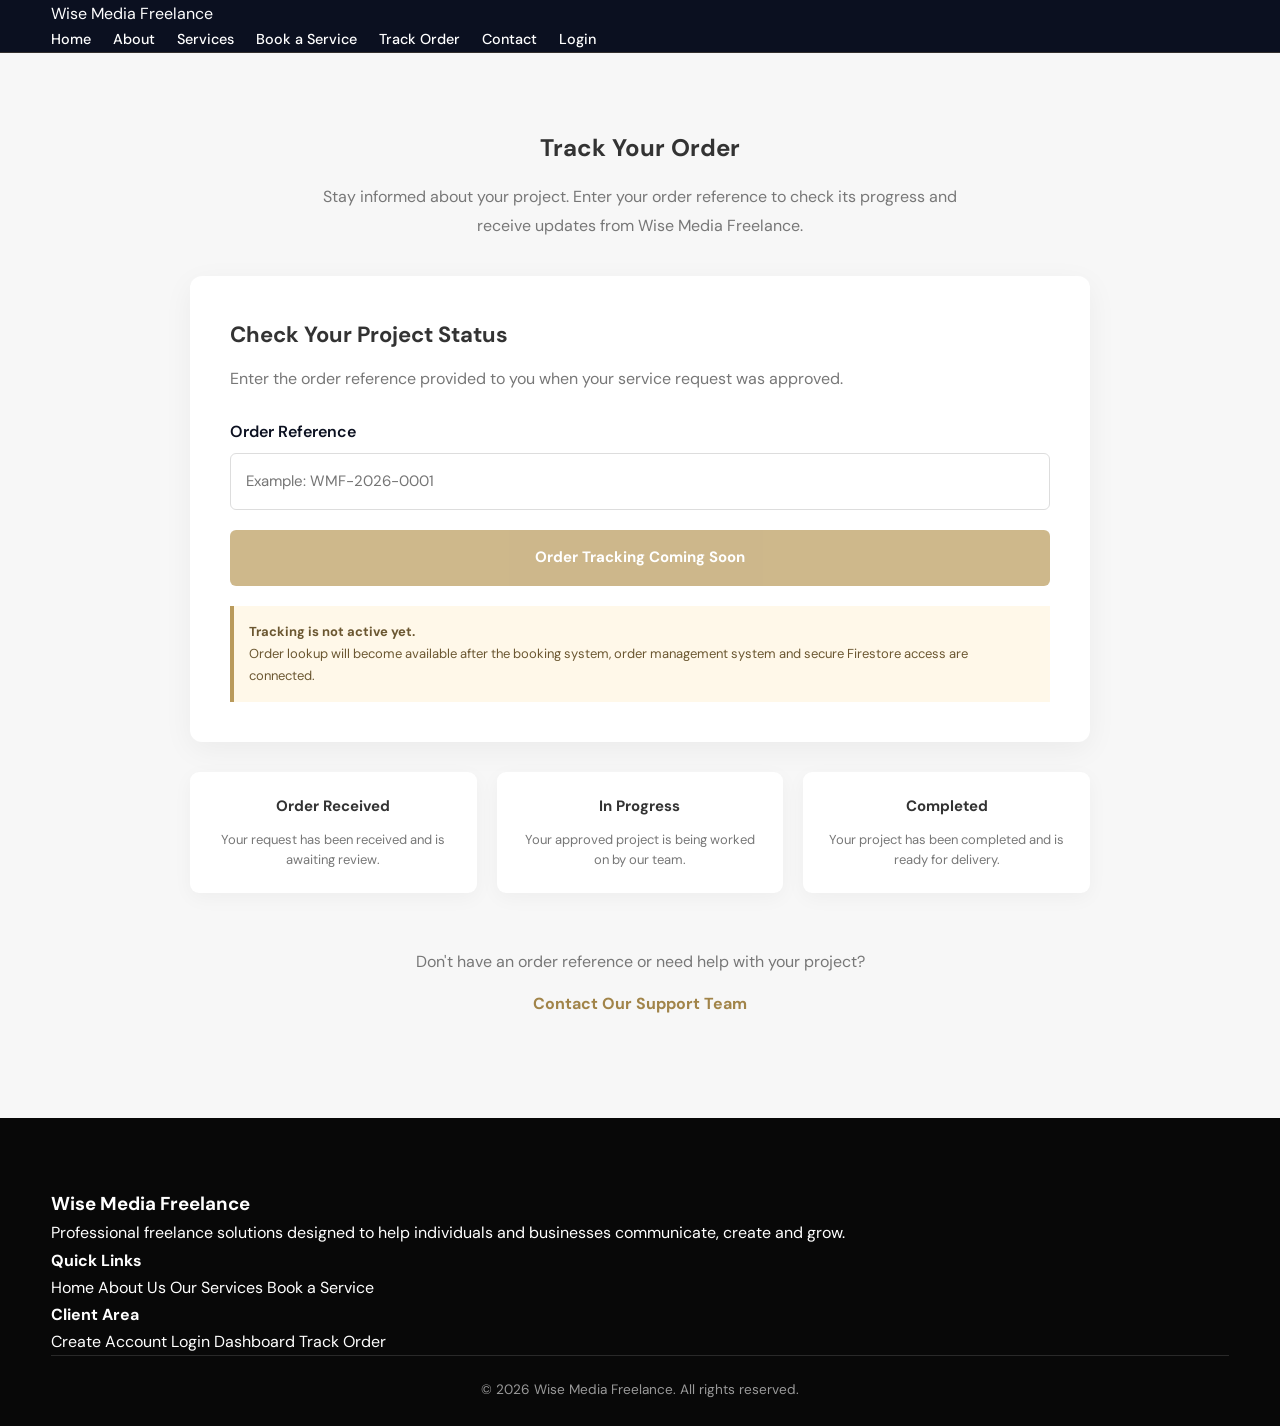
<file: track-order.html>
<!DOCTYPE html>
<html lang="en">
<head>
    <meta charset="UTF-8">
    <meta name="viewport" content="width=device-width, initial-scale=1.0">

    <title>Track Your Order | Wise Media Freelance</title>

    <meta name="description"
        content="Track your Wise Media Freelance project and monitor the progress of your service order.">

    <link rel="stylesheet" href="asset/css/styles.css">

    <style>
        .tracking-section {
            min-height: 75vh;
            padding: 75px 20px;
            background: #f7f7f7;
        }

        .tracking-container {
            max-width: 900px;
            margin: auto;
        }

        .tracking-heading {
            text-align: center;
            margin-bottom: 35px;
        }

        .tracking-heading h1 {
            margin-bottom: 15px;
        }

        .tracking-heading p {
            max-width: 650px;
            margin: auto;
            color: #777;
            line-height: 1.8;
        }

        .tracking-card {
            background: #fff;
            padding: 40px;
            border-radius: 12px;
            box-shadow: 0 8px 30px rgba(0, 0, 0, 0.05);
            margin-bottom: 30px;
        }

        .tracking-card h2 {
            margin-bottom: 12px;
            font-size: 22px;
        }

        .tracking-card > p {
            color: #777;
            line-height: 1.7;
            margin-bottom: 25px;
        }

        .tracking-form .form-group {
            margin-bottom: 20px;
        }

        .tracking-form label {
            display: block;
            font-weight: 600;
            margin-bottom: 8px;
        }

        .tracking-form input {
            width: 100%;
            padding: 15px;
            border: 1px solid #ddd;
            border-radius: 6px;
            font-size: 15px;
        }

        .tracking-form input:focus {
            outline: none;
            border-color: #b99a5b;
        }

        .tracking-button {
            width: 100%;
            padding: 15px;
            border: none;
            border-radius: 6px;
            background: #b99a5b;
            color: #fff;
            font-size: 15px;
            font-weight: 700;
            cursor: not-allowed;
            opacity: 0.7;
        }

        .tracking-notice {
            margin-top: 20px;
            padding: 15px;
            background: #fff8e9;
            border-left: 4px solid #b99a5b;
            color: #6b5731;
            font-size: 13px;
            line-height: 1.7;
        }

        .tracking-info {
            display: grid;
            grid-template-columns: repeat(3, 1fr);
            gap: 20px;
            margin-bottom: 30px;
        }

        .tracking-info-card {
            background: #fff;
            padding: 22px;
            border-radius: 9px;
            text-align: center;
            box-shadow: 0 5px 20px rgba(0, 0, 0, 0.04);
        }

        .tracking-info-card h3 {
            font-size: 15px;
            margin-bottom: 10px;
        }

        .tracking-info-card p {
            color: #777;
            font-size: 13px;
            line-height: 1.6;
        }

        .tracking-help {
            text-align: center;
            padding: 25px;
        }

        .tracking-help p {
            color: #777;
            margin-bottom: 15px;
            line-height: 1.7;
        }

        .tracking-help a {
            color: #a18449;
            font-weight: 700;
            text-decoration: none;
        }

        .tracking-help a:hover {
            text-decoration: underline;
        }

        @media (max-width: 650px) {
            .tracking-section {
                padding: 45px 15px;
            }

            .tracking-card {
                padding: 25px 20px;
            }

            .tracking-info {
                grid-template-columns: 1fr;
                gap: 12px;
            }
        }
    </style>
</head>

<body>

    <!-- HEADER -->
    <header class="site-header">

        <div class="container header-container">

            <a href="index.html" class="logo">
                Wise Media Freelance
            </a>

            <button
                class="menu-toggle"
                id="menuToggle"
                aria-label="Toggle navigation"
                aria-expanded="false">
                ☰
            </button>

            <nav class="main-nav" id="mainNav">
                <a href="index.html">Home</a>
                <a href="about.html">About</a>
                <a href="services.html">Services</a>
                <a href="book-service.html">Book a Service</a>
                <a href="track-order.html">Track Order</a>
                <a href="contact.html">Contact</a>
                <a href="login.html">Login</a>
            </nav>

        </div>

    </header>


    <!-- ORDER TRACKING -->
    <main>

        <section class="tracking-section">

            <div class="tracking-container">


                <!-- HEADING -->
                <div class="tracking-heading">

                    <h1>Track Your Order</h1>

                    <p>
                        Stay informed about your project.
                        Enter your order reference to check its progress
                        and receive updates from Wise Media Freelance.
                    </p>

                </div>


                <!-- TRACKING FORM -->
                <div class="tracking-card">

                    <h2>Check Your Project Status</h2>

                    <p>
                        Enter the order reference provided to you
                        when your service request was approved.
                    </p>


                    <form
                        class="tracking-form"
                        id="trackingForm">

                        <div class="form-group">

                            <label for="orderReference">
                                Order Reference
                            </label>

                            <input
                                type="text"
                                id="orderReference"
                                name="orderReference"
                                placeholder="Example: WMF-2026-0001"
                                autocomplete="off"
                                required>

                        </div>


                        <button
                            type="button"
                            class="tracking-button"
                            disabled>
                            Order Tracking Coming Soon
                        </button>

                    </form>


                    <div class="tracking-notice">

                        <strong>Tracking is not active yet.</strong>

                        <br>

                        Order lookup will become available after
                        the booking system, order management system
                        and secure Firestore access are connected.

                    </div>

                </div>


                <!-- TRACKING INFORMATION -->
                <div class="tracking-info">

                    <div class="tracking-info-card">

                        <h3>Order Received</h3>

                        <p>
                            Your request has been received and is
                            awaiting review.
                        </p>

                    </div>


                    <div class="tracking-info-card">

                        <h3>In Progress</h3>

                        <p>
                            Your approved project is being worked on
                            by our team.
                        </p>

                    </div>


                    <div class="tracking-info-card">

                        <h3>Completed</h3>

                        <p>
                            Your project has been completed and
                            is ready for delivery.
                        </p>

                    </div>

                </div>


                <!-- HELP -->
                <div class="tracking-help">

                    <p>
                        Don't have an order reference or need help
                        with your project?
                    </p>

                    <a href="contact.html">
                        Contact Our Support Team
                    </a>

                </div>


            </div>

        </section>

    </main>


    <!-- FOOTER -->
    <footer class="site-footer">

        <div class="container">

            <div class="footer-content">

                <div class="footer-brand">

                    <h3>Wise Media Freelance</h3>

                    <p>
                        Professional freelance solutions designed
                        to help individuals and businesses communicate,
                        create and grow.
                    </p>

                </div>


                <div class="footer-links">

                    <h4>Quick Links</h4>

                    <a href="index.html">Home</a>
                    <a href="about.html">About Us</a>
                    <a href="services.html">Our Services</a>
                    <a href="book-service.html">Book a Service</a>

                </div>


                <div class="footer-links">

                    <h4>Client Area</h4>

                    <a href="register.html">Create Account</a>
                    <a href="login.html">Login</a>
                    <a href="client-dashboard.html">Dashboard</a>
                    <a href="track-order.html">Track Order</a>

                </div>

            </div>


            <div class="footer-bottom">

                <p>
                    &copy; <span id="currentYear"></span>
                    Wise Media Freelance. All rights reserved.
                </p>

            </div>

        </div>

    </footer>


    <script src="asset/js/site.js"></script>

</body>
</html>
</file>
<file: asset/css/styles.css>
/* ========================================
   WISE MEDIA FREELANCE
   SHARED WEBSITE STYLESHEET
======================================== */

/* GOOGLE FONTS */
@import url('https://fonts.googleapis.com/css2?family=DM+Sans:wght@400;500;600;700&family=Playfair+Display:wght@400;500;600;700&display=swap');


/* ========================================
   1. DESIGN VARIABLES
======================================== */

:root {
    --navy: #0B1020;
    --black: #080808;
    --gold: #D6B46A;
    --gold-dark: #A27A32;
    --white: #FFFFFF;
    --grey: #F3F4F6;
    --text: #333333;
    --muted: #777777;
    --border: #E5E7EB;

    --heading-font: 'Playfair Display', serif;
    --body-font: 'DM Sans', sans-serif;

    --container: 1200px;
    --radius: 12px;
    --transition: 0.3s ease;
}


/* ========================================
   2. RESET
======================================== */

* {
    margin: 0;
    padding: 0;
    box-sizing: border-box;
}

html {
    scroll-behavior: smooth;
}

body {
    font-family: var(--body-font);
    background: var(--white);
    color: var(--text);
    line-height: 1.7;
    overflow-x: hidden;
}

img {
    max-width: 100%;
    display: block;
}

a {
    text-decoration: none;
    color: inherit;
}

button,
input,
textarea,
select {
    font: inherit;
}

button {
    cursor: pointer;
}

ul {
    list-style: none;
}


/* ========================================
   3. REUSABLE LAYOUT
======================================== */

.container {
    width: min(92%, var(--container));
    margin: 0 auto;
}

.section {
    padding: 90px 0;
}

.section-light {
    background: var(--grey);
}

.section-dark {
    background: var(--navy);
    color: var(--white);
}

.section-heading {
    text-align: center;
    max-width: 750px;
    margin: 0 auto 50px;
}

.section-heading h2 {
    font-family: var(--heading-font);
    font-size: clamp(2rem, 4vw, 3rem);
    color: var(--navy);
    line-height: 1.2;
    margin-bottom: 15px;
}

.section-dark .section-heading h2 {
    color: var(--white);
}

.section-heading p {
    color: var(--muted);
}

.section-dark .section-heading p {
    color: #D0D0D0;
}

.gold-text {
    color: var(--gold);
}


/* ========================================
   4. HEADER
======================================== */

.site-header {
    position: sticky;
    top: 0;
    z-index: 1000;
    background: var(--navy);
    color: var(--white);
    border-bottom: 1px solid rgba(214, 180, 106, 0.2);
}

.header-inner {
    min-height: 82px;
    display: flex;
    align-items: center;
    justify-content: space-between;
    gap: 25px;
}

.brand {
    display: inline-flex;
    flex-direction: column;
    line-height: 1.1;
    flex-shrink: 0;
}

.brand-name {
    font-family: var(--heading-font);
    font-size: 2rem;
    font-weight: 700;
    color: var(--gold);
}

.brand-subtitle {
    font-size: 0.65rem;
    letter-spacing: 2px;
    color: var(--white);
}


/* ========================================
   5. NAVIGATION
======================================== */

.main-nav {
    display: flex;
    align-items: center;
    gap: 22px;
}

.main-nav a {
    font-size: 0.9rem;
    font-weight: 500;
    color: var(--white);
    transition: var(--transition);
}

.main-nav a:hover,
.main-nav a.active {
    color: var(--gold);
}

.header-actions {
    display: flex;
    align-items: center;
    gap: 15px;
}

.menu-toggle {
    display: none;
    border: 1px solid var(--gold);
    background: transparent;
    color: var(--gold);
    padding: 8px 12px;
    border-radius: 6px;
    font-size: 1.2rem;
}


/* ========================================
   6. BUTTONS
======================================== */

.btn {
    display: inline-flex;
    align-items: center;
    justify-content: center;
    gap: 8px;
    padding: 13px 25px;
    border-radius: 6px;
    font-weight: 700;
    font-size: 0.9rem;
    border: 1px solid transparent;
    transition: var(--transition);
}

.btn-primary {
    background: var(--gold);
    color: var(--black);
}

.btn-primary:hover {
    background: var(--gold-dark);
    color: var(--white);
    transform: translateY(-2px);
}

.btn-outline {
    border-color: var(--gold);
    color: var(--gold);
    background: transparent;
}

.btn-outline:hover {
    background: var(--gold);
    color: var(--black);
}

.btn-dark {
    background: var(--navy);
    color: var(--white);
}

.btn-dark:hover {
    background: var(--black);
    transform: translateY(-2px);
}


/* ========================================
   7. HERO SECTIONS
======================================== */

.hero {
    min-height: 620px;
    display: flex;
    align-items: center;
    color: var(--white);
    background:
        linear-gradient(
            110deg,
            rgba(8, 8, 8, 0.96),
            rgba(11, 16, 32, 0.88)
        );
}

.hero-content {
    max-width: 800px;
    padding: 100px 0;
}

.hero-label {
    display: inline-block;
    color: var(--gold);
    text-transform: uppercase;
    letter-spacing: 3px;
    font-size: 0.8rem;
    font-weight: 700;
    margin-bottom: 20px;
}

.hero h1 {
    font-family: var(--heading-font);
    font-size: clamp(2.8rem, 6vw, 5rem);
    line-height: 1.12;
    margin-bottom: 25px;
}

.hero p {
    max-width: 650px;
    font-size: 1.05rem;
    color: #D5D5D5;
    margin-bottom: 30px;
}

.hero-buttons {
    display: flex;
    flex-wrap: wrap;
    gap: 15px;
}


/* ========================================
   8. CARDS AND GRIDS
======================================== */

.grid {
    display: grid;
    gap: 25px;
}

.grid-2 {
    grid-template-columns: repeat(2, 1fr);
}

.grid-3 {
    grid-template-columns: repeat(3, 1fr);
}

.grid-4 {
    grid-template-columns: repeat(4, 1fr);
}

.card {
    background: var(--white);
    border: 1px solid var(--border);
    border-radius: var(--radius);
    padding: 30px;
    box-shadow: 0 5px 20px rgba(0, 0, 0, 0.04);
    transition: var(--transition);
}

.card:hover {
    transform: translateY(-6px);
    box-shadow: 0 12px 30px rgba(0, 0, 0, 0.09);
}

.card h3 {
    font-family: var(--heading-font);
    font-size: 1.4rem;
    color: var(--navy);
    margin-bottom: 12px;
}

.card p {
    color: var(--muted);
}


/* ========================================
   9. SERVICE CARDS
======================================== */

.service-card {
    border-top: 3px solid var(--gold);
}

.service-icon {
    width: 55px;
    height: 55px;
    display: grid;
    place-items: center;
    background: var(--navy);
    color: var(--gold);
    border-radius: 10px;
    font-size: 1.5rem;
    margin-bottom: 20px;
}


/* ========================================
   10. PAGE BANNER
======================================== */

.page-banner {
    padding: 100px 0;
    text-align: center;
    color: var(--white);
    background: linear-gradient(120deg, var(--black), var(--navy));
}

.page-banner h1 {
    font-family: var(--heading-font);
    font-size: clamp(2.5rem, 5vw, 4rem);
    margin-bottom: 12px;
}

.page-banner p {
    color: #D0D0D0;
}


/* ========================================
   11. FORMS
======================================== */

.form-group {
    margin-bottom: 22px;
}

.form-group label {
    display: block;
    font-weight: 600;
    margin-bottom: 8px;
    color: var(--navy);
}

.form-control {
    width: 100%;
    padding: 14px 16px;
    border: 1px solid var(--border);
    border-radius: 6px;
    background: var(--white);
    outline: none;
    transition: var(--transition);
}

.form-control:focus {
    border-color: var(--gold-dark);
    box-shadow: 0 0 0 3px rgba(214, 180, 106, 0.15);
}

textarea.form-control {
    min-height: 150px;
    resize: vertical;
}


/* ========================================
   12. CTA SECTION
======================================== */

.cta-section {
    padding: 85px 0;
    text-align: center;
    color: var(--white);
    background: linear-gradient(120deg, var(--navy), var(--black));
}

.cta-section h2 {
    font-family: var(--heading-font);
    font-size: clamp(2rem, 4vw, 3rem);
    margin-bottom: 15px;
}

.cta-section p {
    color: #D0D0D0;
    margin-bottom: 25px;
}


/* ========================================
   13. FOOTER
======================================== */

.site-footer {
    background: var(--black);
    color: var(--white);
    padding: 70px 0 25px;
}

.footer-grid {
    display: grid;
    grid-template-columns: 2fr 1fr 1fr 1fr;
    gap: 40px;
    margin-bottom: 45px;
}

.footer-column h3 {
    color: var(--gold);
    font-family: var(--heading-font);
    margin-bottom: 20px;
}

.footer-column p {
    color: #BDBDBD;
    font-size: 0.9rem;
}

.footer-column ul li {
    margin-bottom: 10px;
}

.footer-column ul a {
    color: #BDBDBD;
    font-size: 0.9rem;
    transition: var(--transition);
}

.footer-column ul a:hover {
    color: var(--gold);
}

.footer-bottom {
    border-top: 1px solid #292929;
    padding-top: 22px;
    text-align: center;
    color: #999999;
    font-size: 0.85rem;
}


/* ========================================
   14. UTILITY CLASSES
======================================== */

.text-center {
    text-align: center;
}

.text-gold {
    color: var(--gold);
}

.mt-1 {
    margin-top: 10px;
}

.mt-2 {
    margin-top: 20px;
}

.mt-3 {
    margin-top: 30px;
}

.mb-1 {
    margin-bottom: 10px;
}

.mb-2 {
    margin-bottom: 20px;
}

.mb-3 {
    margin-bottom: 30px;
}


/* ========================================
   15. RESPONSIVE DESIGN
======================================== */

@media (max-width: 1050px) {

    .main-nav {
        gap: 14px;
    }

    .main-nav a {
        font-size: 0.82rem;
    }

    .grid-4 {
        grid-template-columns: repeat(2, 1fr);
    }

    .footer-grid {
        grid-template-columns: repeat(2, 1fr);
    }
}


@media (max-width: 768px) {

    .header-inner {
        min-height: 72px;
    }

    .menu-toggle {
        display: block;
    }

    .main-nav {
        display: none;
        position: absolute;
        top: 72px;
        left: 0;
        width: 100%;
        padding: 25px 5%;
        background: var(--navy);
        border-top: 1px solid rgba(214, 180, 106, 0.2);
        flex-direction: column;
        align-items: flex-start;
        gap: 20px;
    }

    .main-nav.open {
        display: flex;
    }

    .header-actions .login-link {
        display: none;
    }

    .header-actions .btn {
        padding: 10px 13px;
        font-size: 0.75rem;
    }

    .section {
        padding: 65px 0;
    }

    .hero {
        min-height: 540px;
    }

    .hero-content {
        padding: 75px 0;
    }

    .grid-2,
    .grid-3 {
        grid-template-columns: 1fr;
    }

    .footer-grid {
        grid-template-columns: 1fr;
        gap: 30px;
    }
}


@media (max-width: 480px) {

    .brand-name {
        font-size: 1.6rem;
    }

    .brand-subtitle {
        font-size: 0.55rem;
        letter-spacing: 1.5px;
    }

    .hero h1 {
        font-size: 2.5rem;
    }

    .hero-buttons {
        flex-direction: column;
        align-items: stretch;
    }

    .hero-buttons .btn {
        width: 100%;
    }

    .grid-4 {
        grid-template-columns: 1fr;
    }
}
</file>
